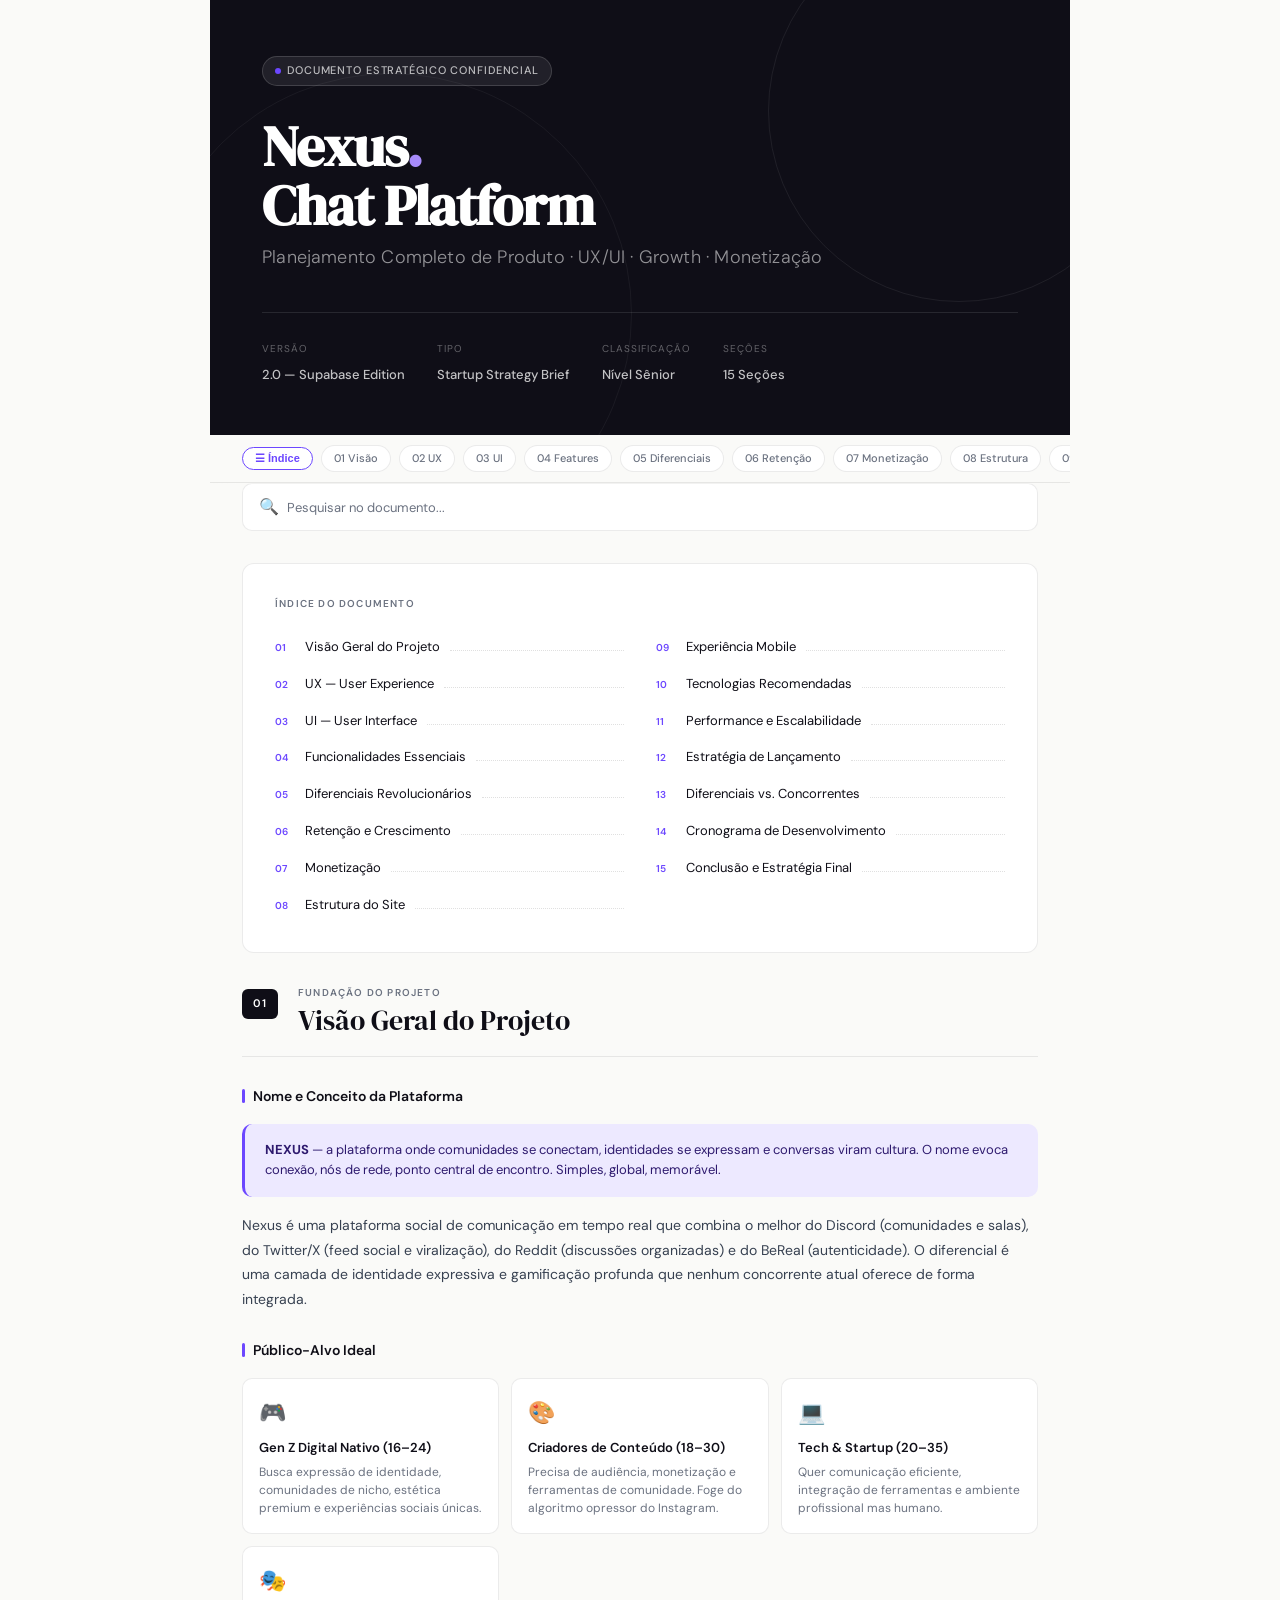
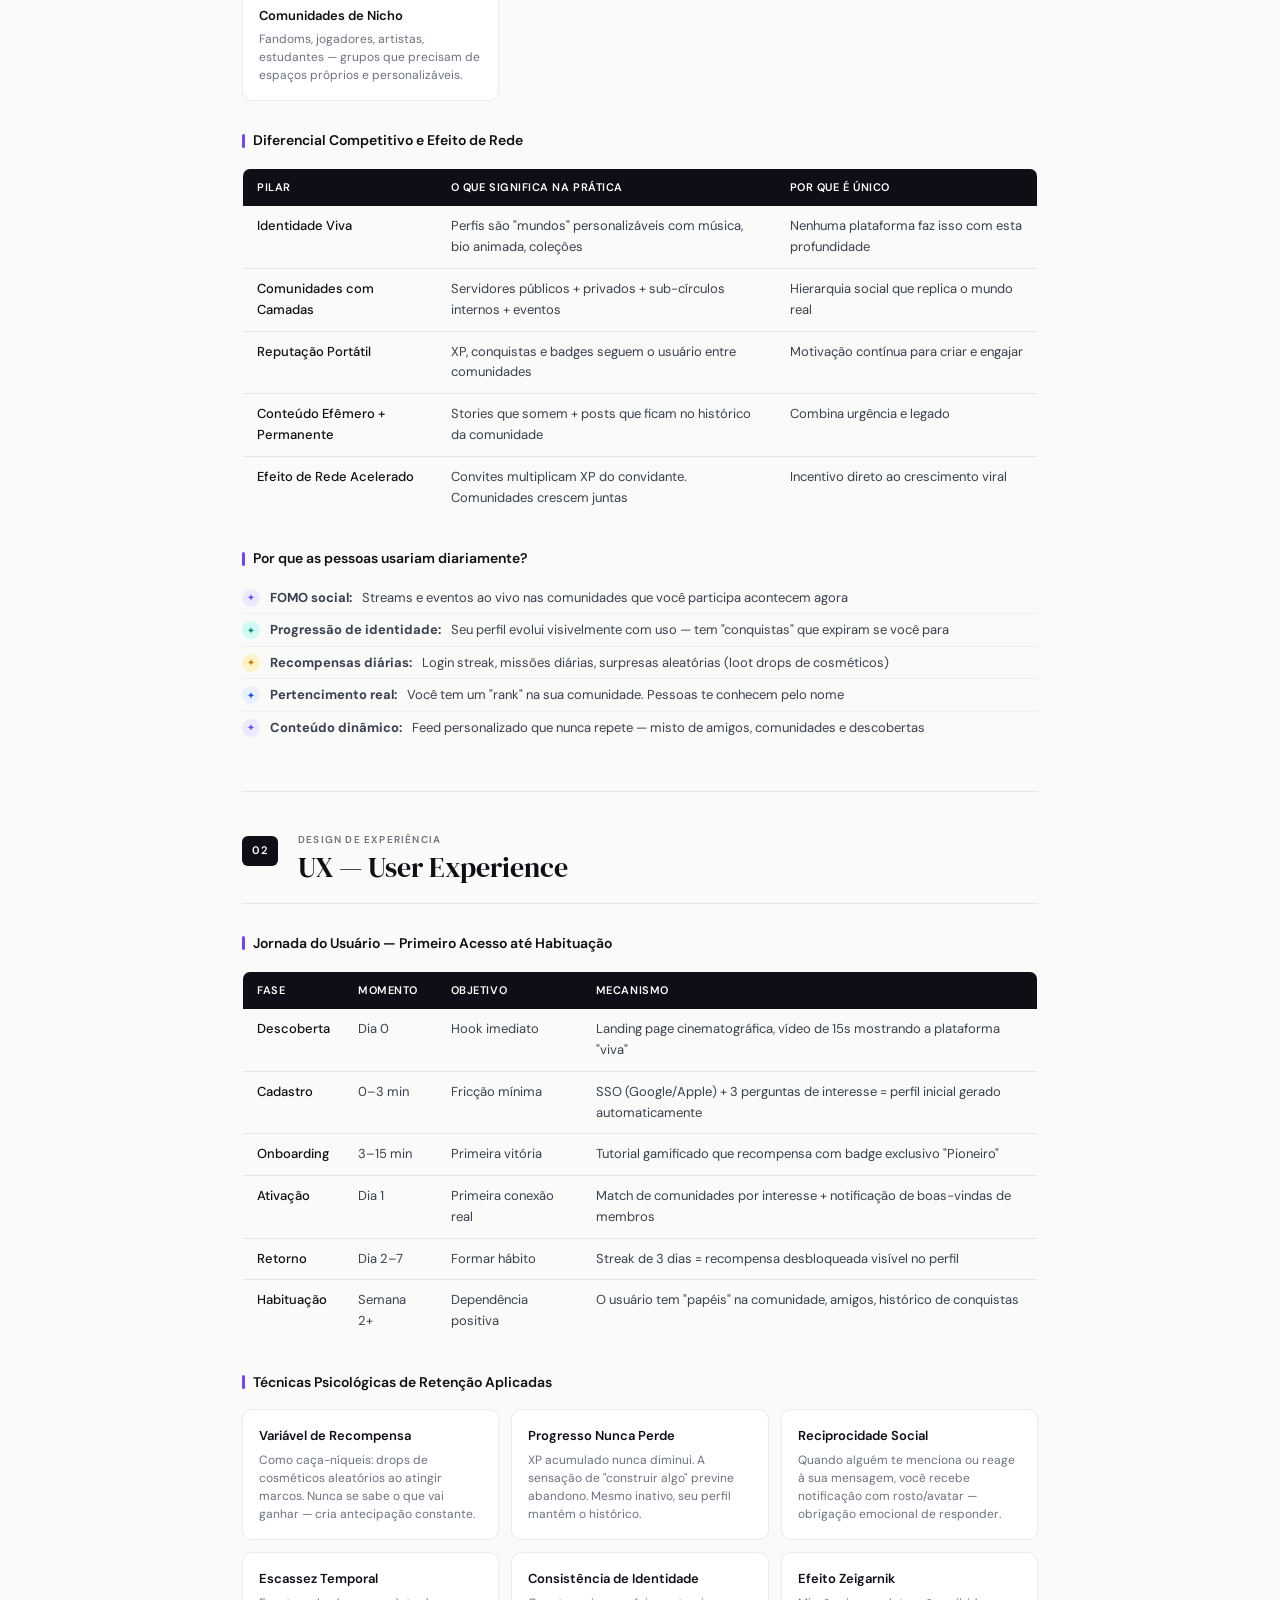
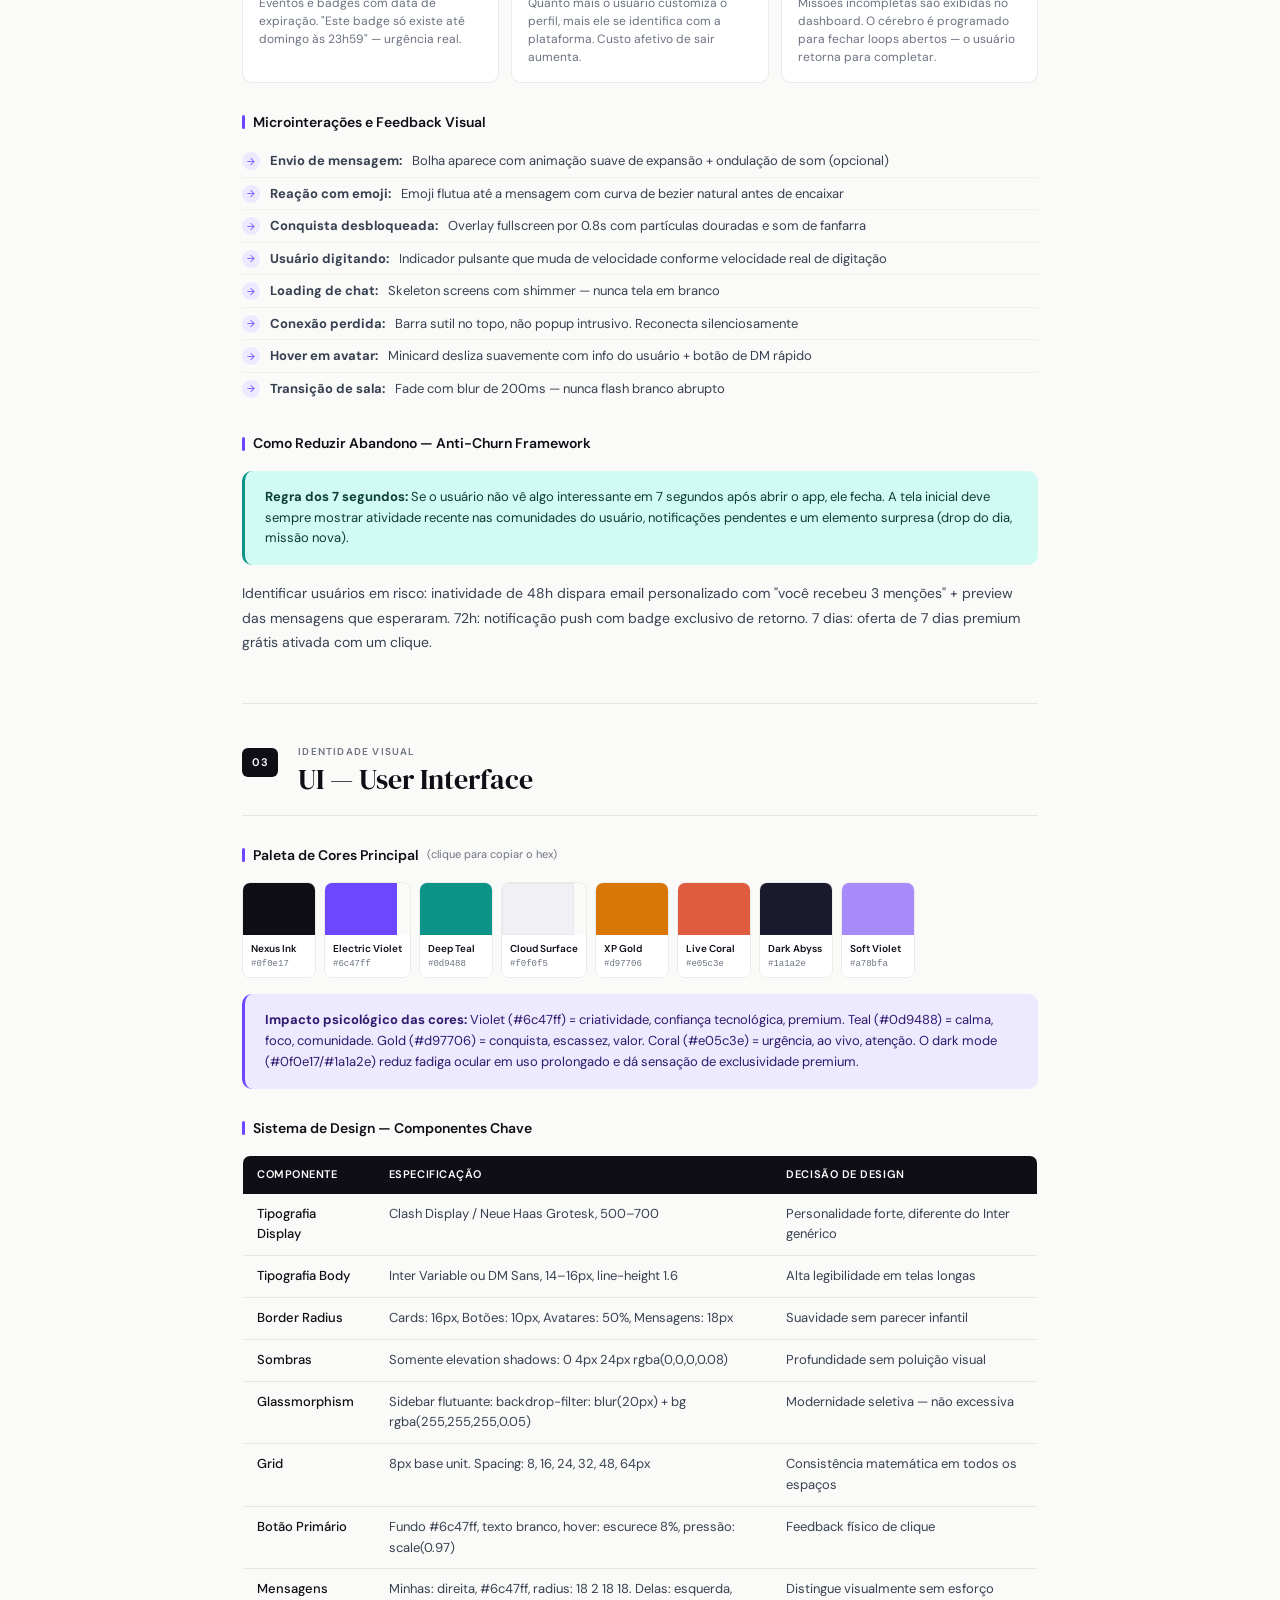
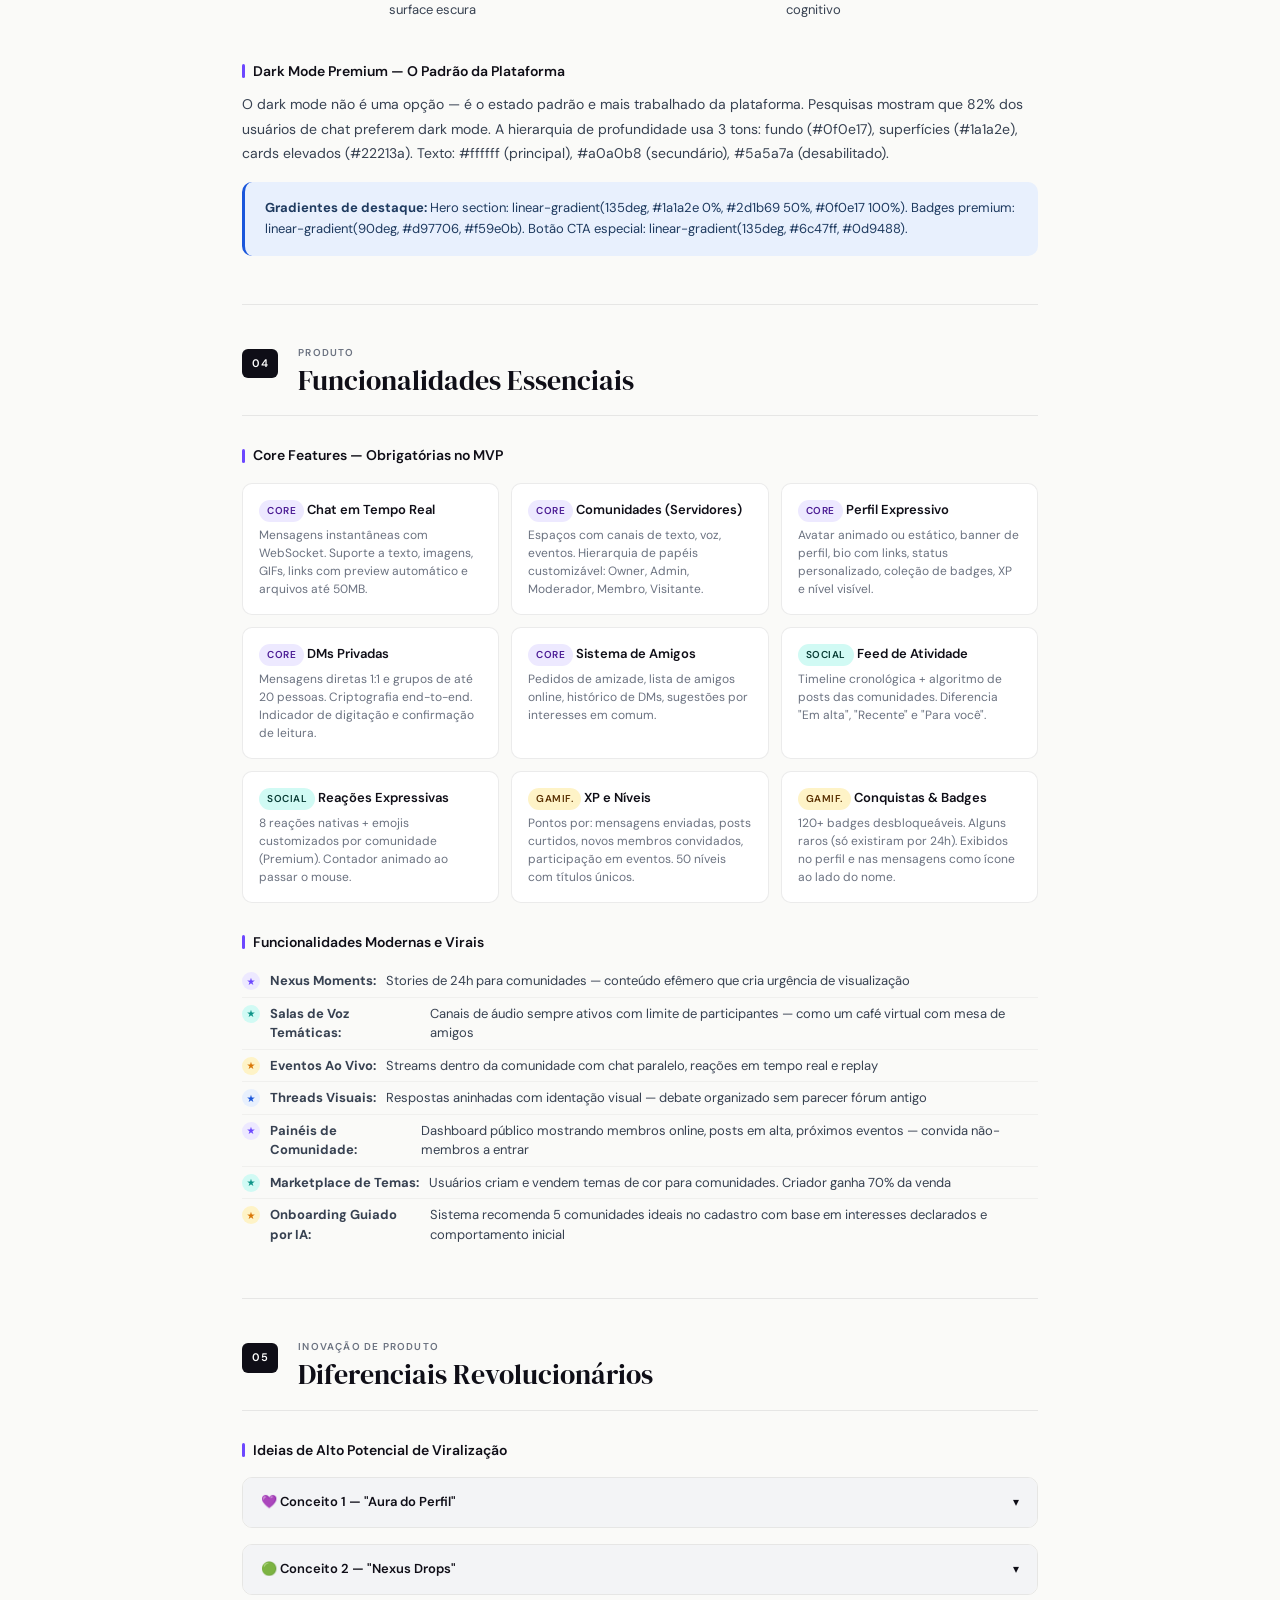
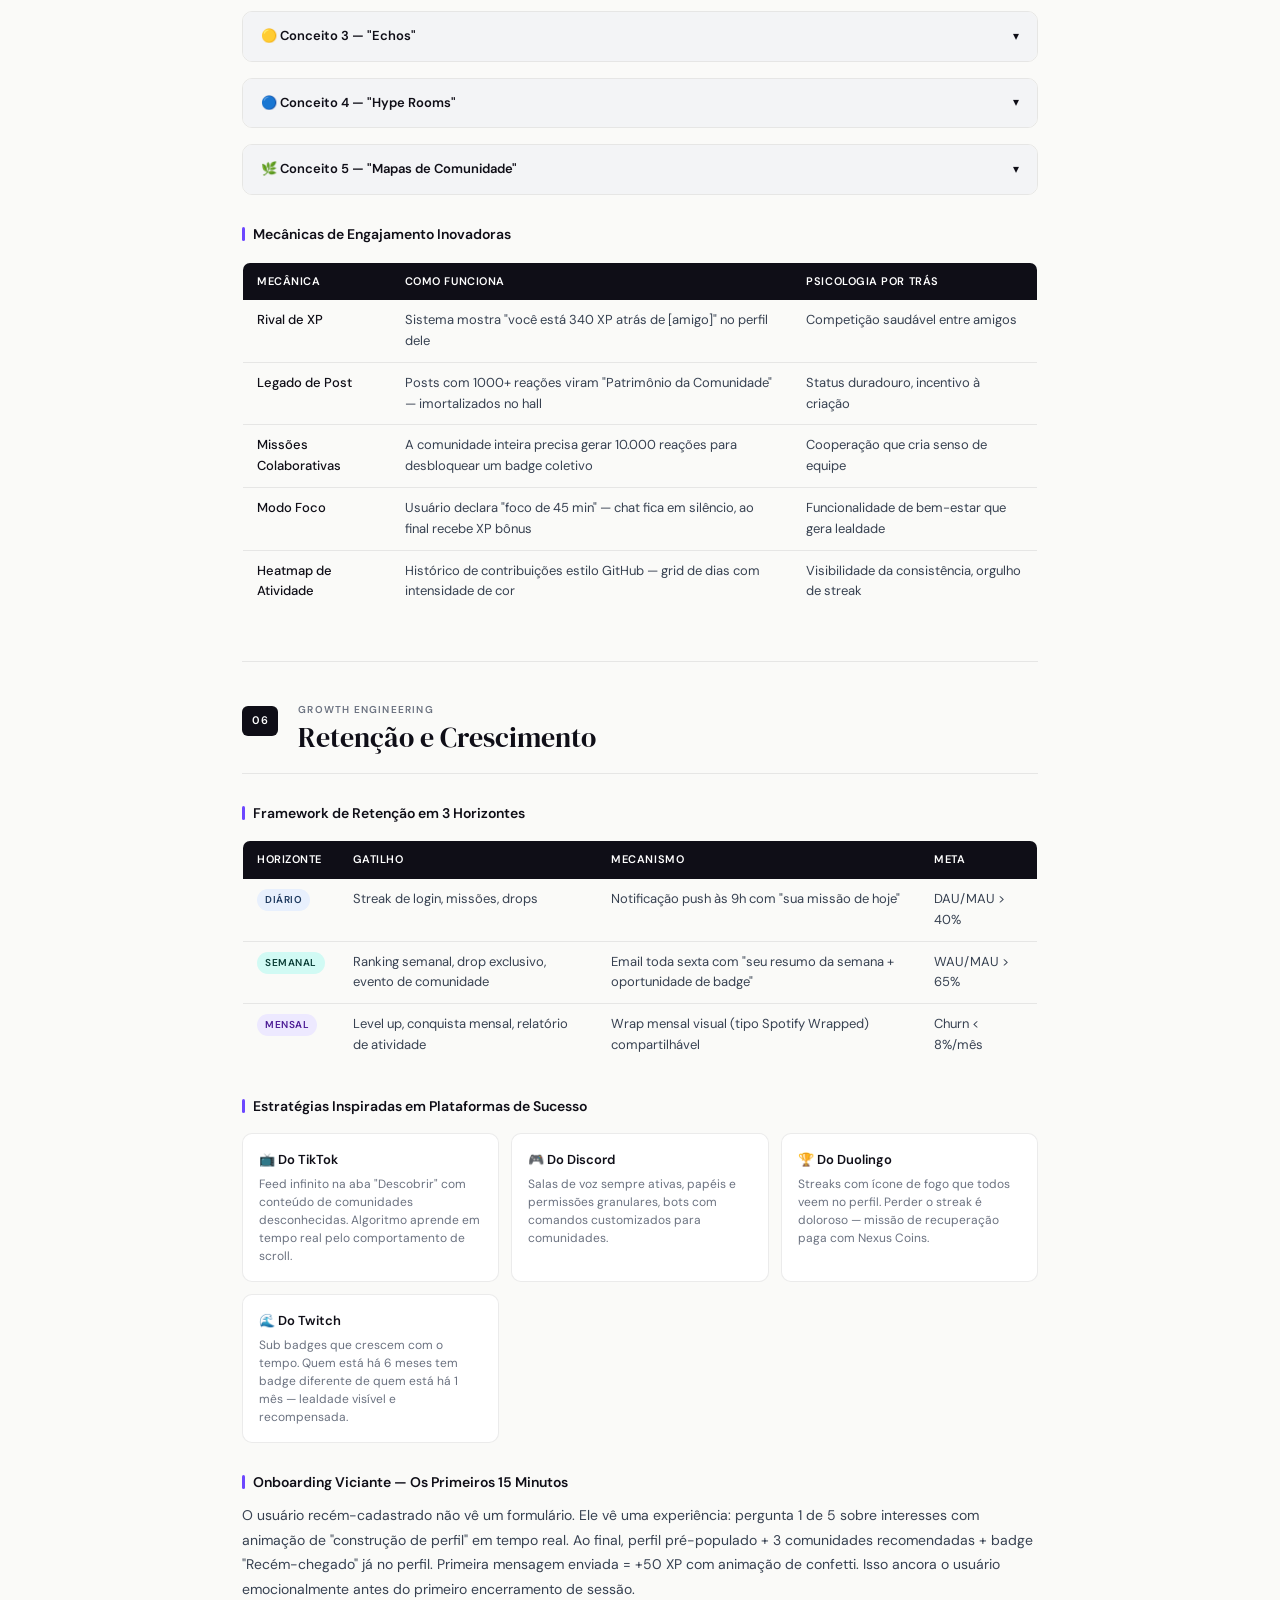
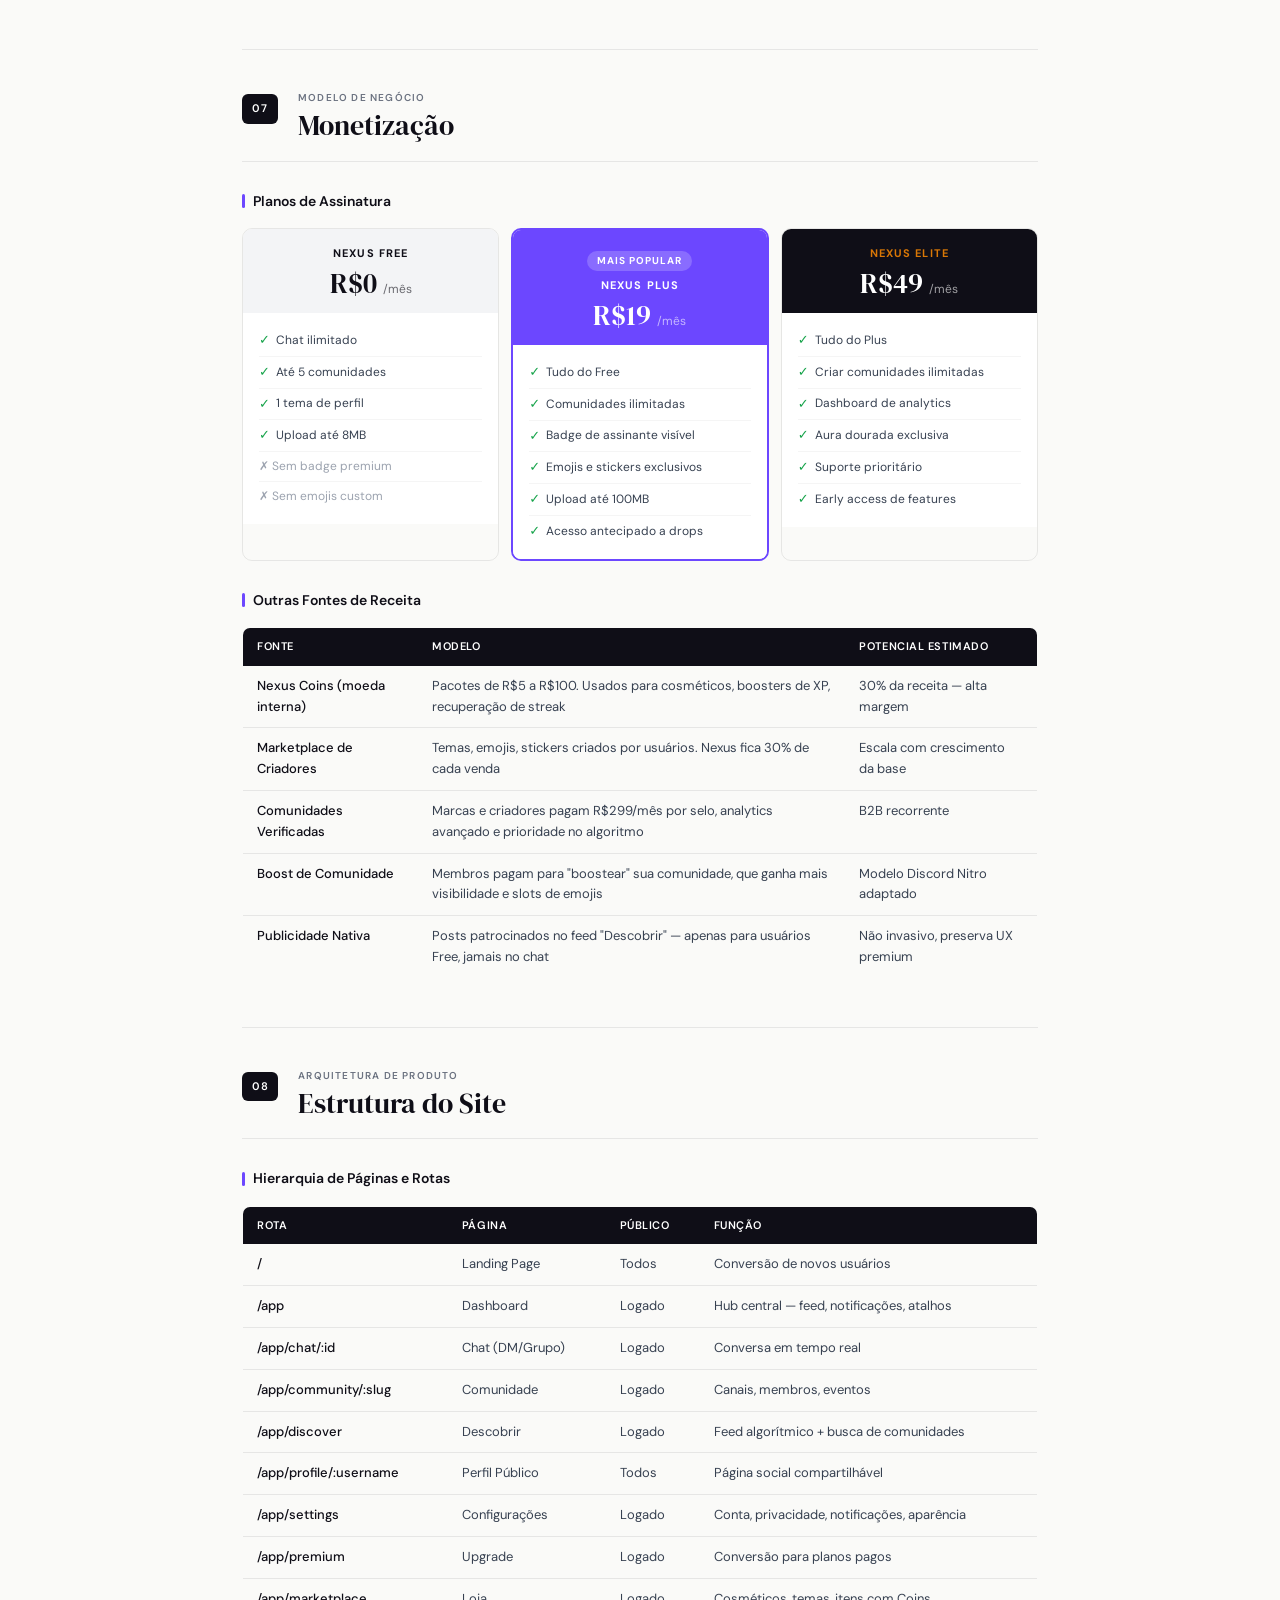
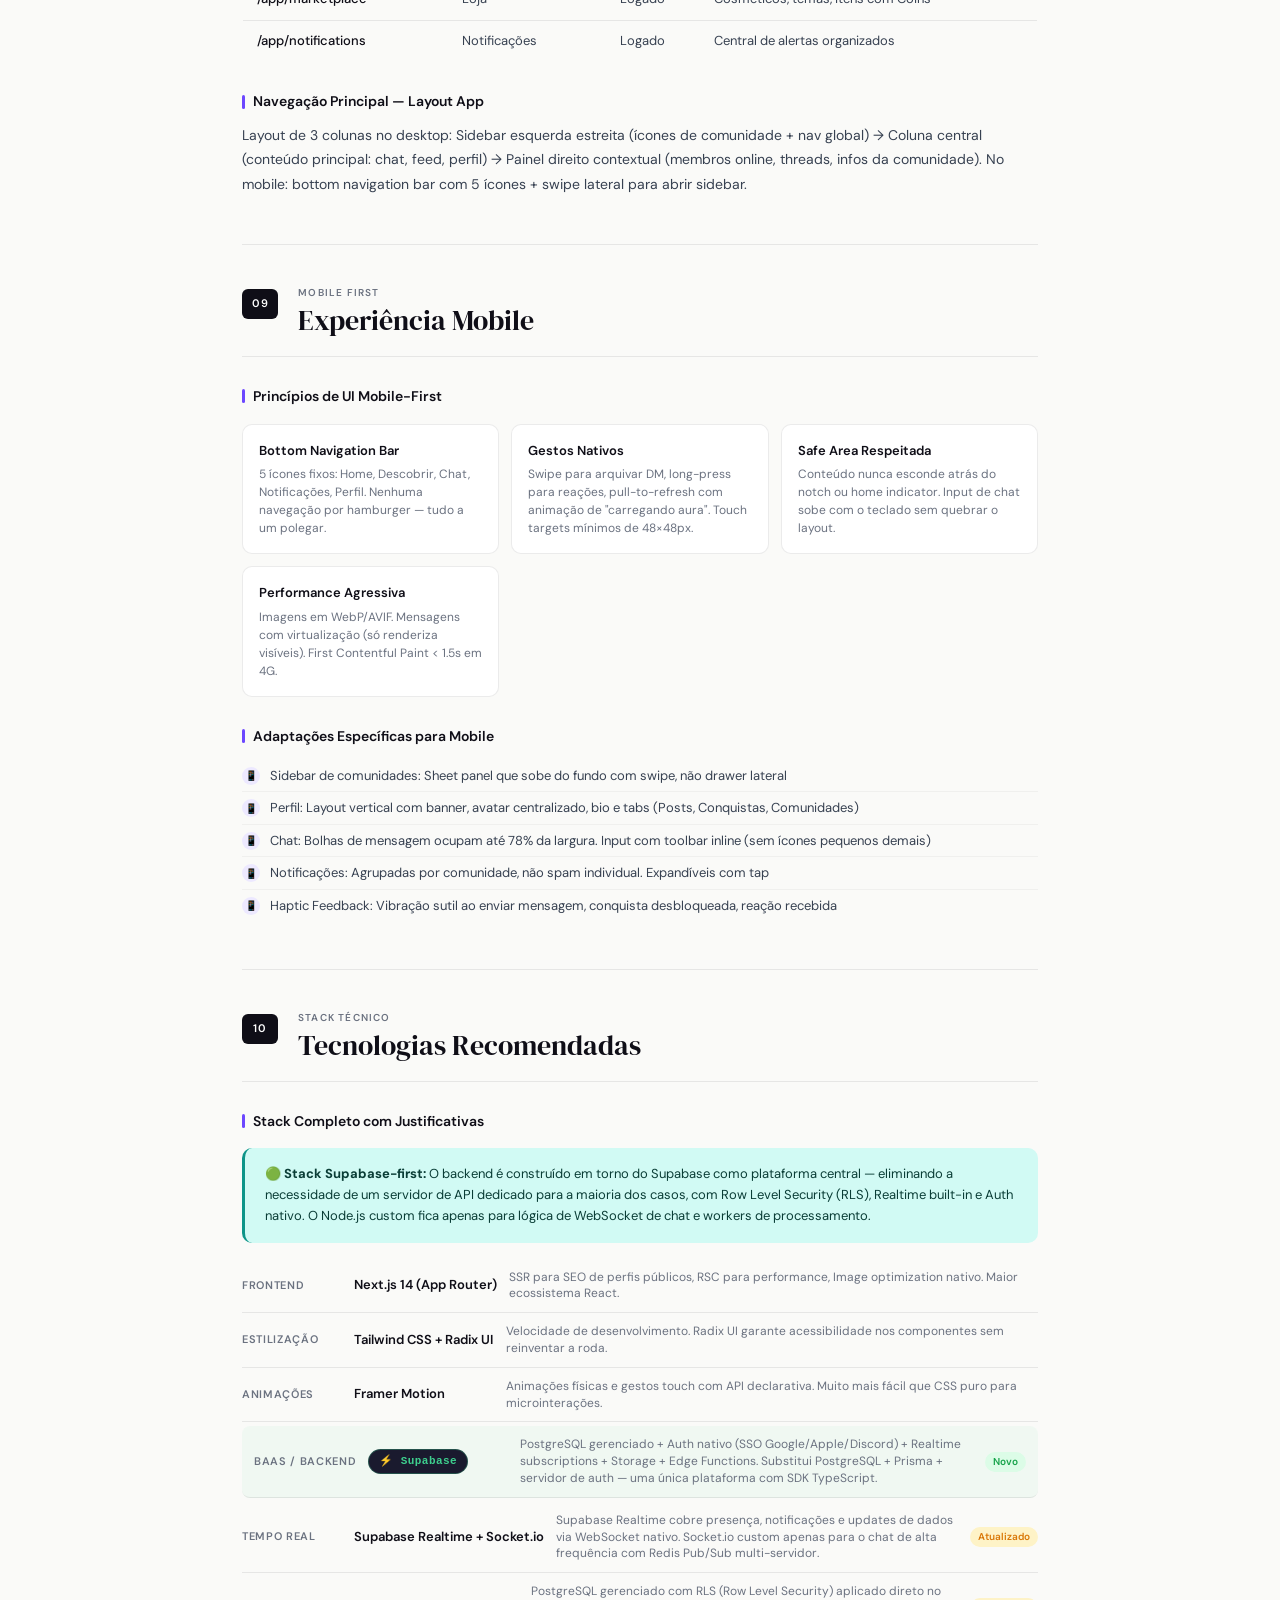
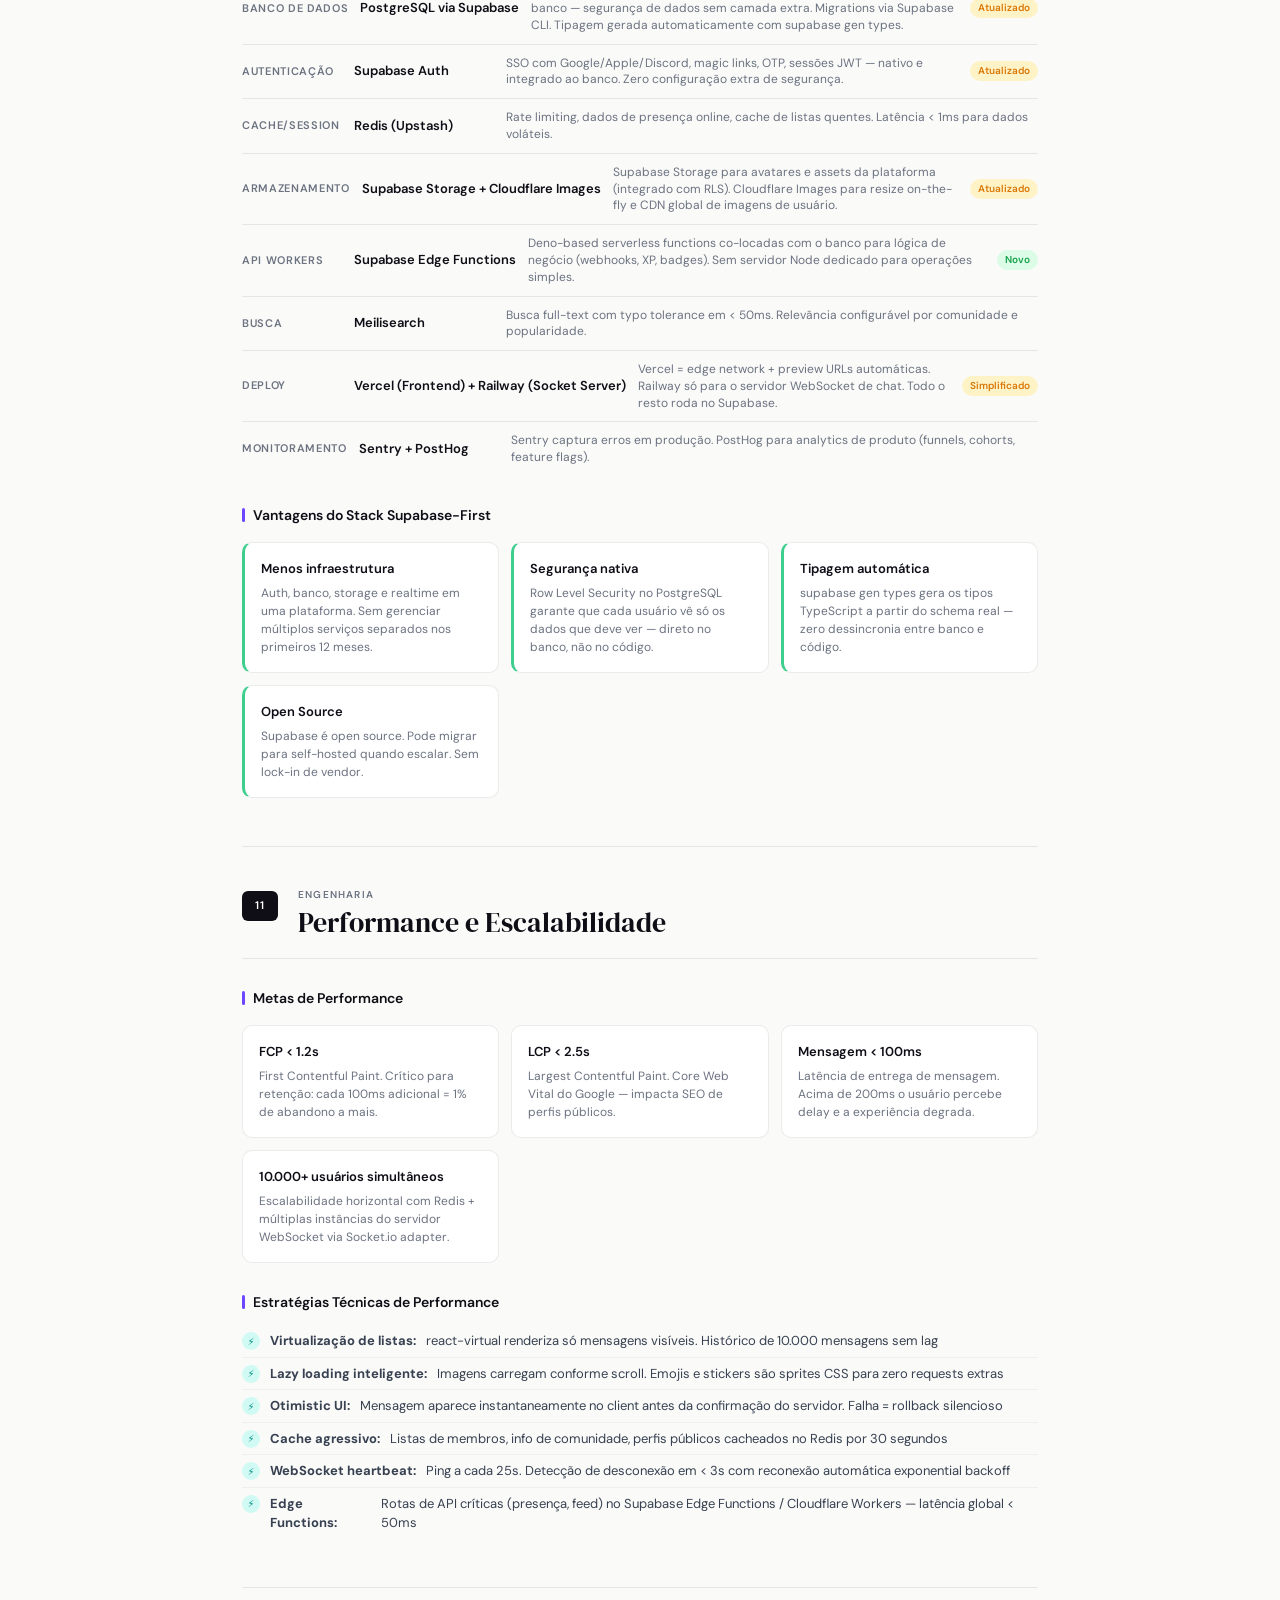
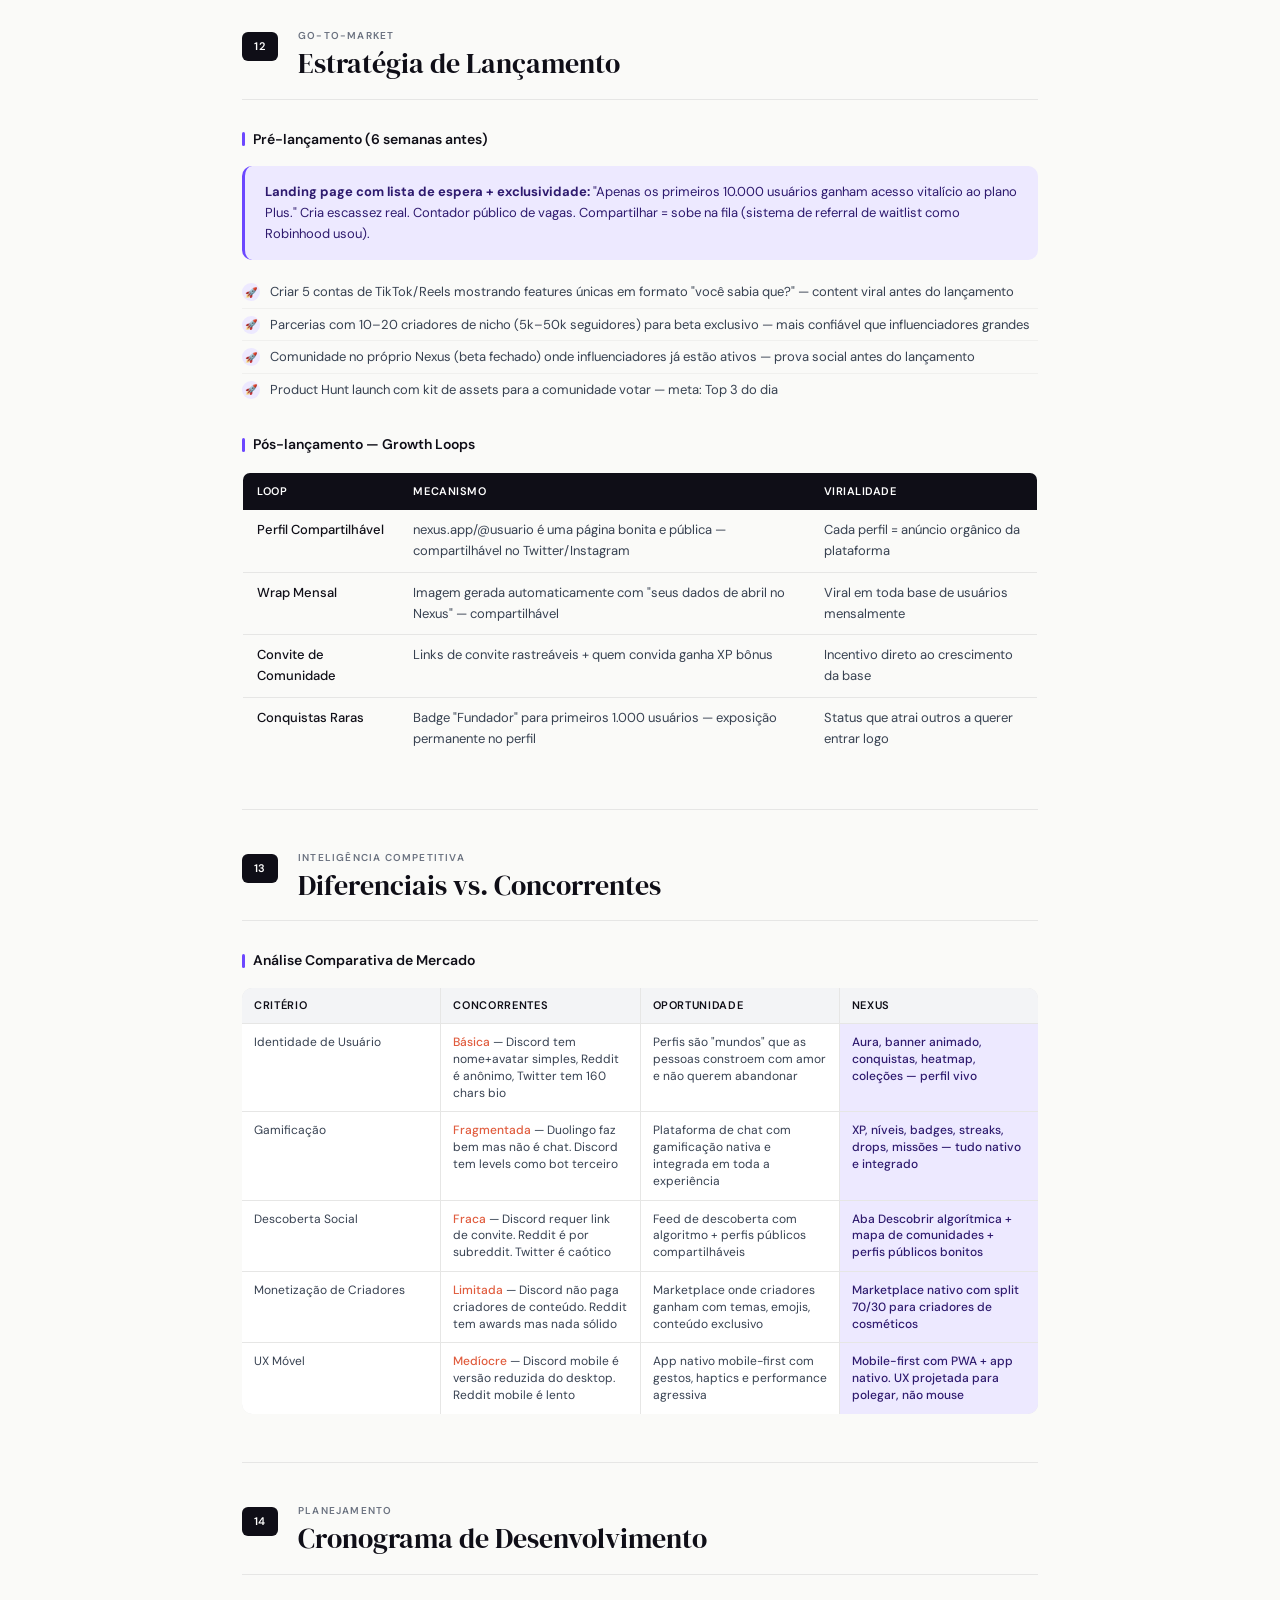
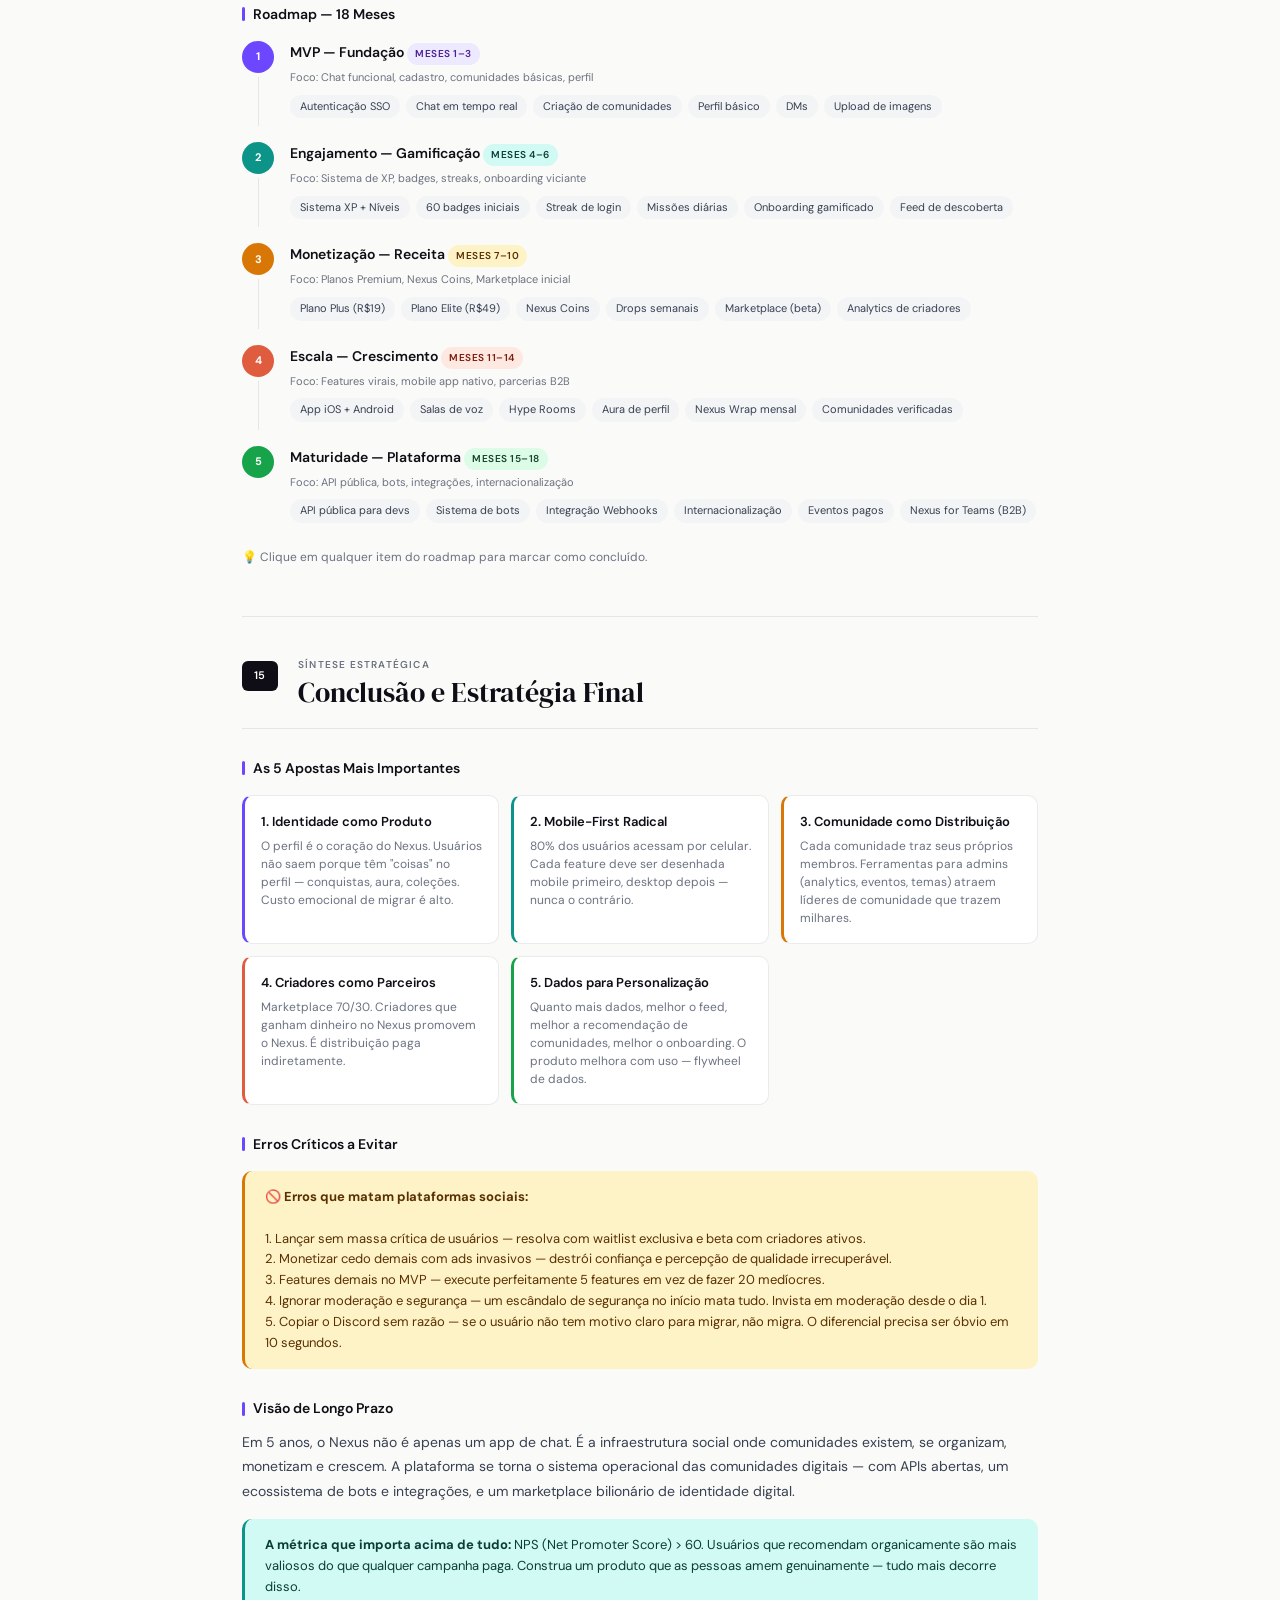
<file: index.html>
<!DOCTYPE html>
<html lang="pt-BR">
<head>
<meta charset="UTF-8">
<meta name="viewport" content="width=device-width, initial-scale=1.0">
<title>Nexus · Planejamento Estratégico</title>
<link href="https://fonts.googleapis.com/css2?family=DM+Serif+Display:ital@0;1&family=DM+Sans:ital,opsz,wght@0,9..40,300;0,9..40,400;0,9..40,500;0,9..40,600;1,9..40,300&display=swap" rel="stylesheet">
<link rel="stylesheet" href="./style.css">
</head>
<body>

<div id="reading-progress"></div>
<div id="sidebar-overlay"></div>

<!-- SIDEBAR -->
<nav id="sidebar">
  <div id="sidebar-logo">Nexus<span>·</span></div>
  <a class="sidebar-item" href="#sec1"><span class="sidebar-num">01</span> Visão Geral</a>
  <a class="sidebar-item" href="#sec2"><span class="sidebar-num">02</span> UX</a>
  <a class="sidebar-item" href="#sec3"><span class="sidebar-num">03</span> UI</a>
  <a class="sidebar-item" href="#sec4"><span class="sidebar-num">04</span> Funcionalidades</a>
  <a class="sidebar-item" href="#sec5"><span class="sidebar-num">05</span> Diferenciais</a>
  <a class="sidebar-item" href="#sec6"><span class="sidebar-num">06</span> Retenção</a>
  <a class="sidebar-item" href="#sec7"><span class="sidebar-num">07</span> Monetização</a>
  <a class="sidebar-item" href="#sec8"><span class="sidebar-num">08</span> Estrutura</a>
  <a class="sidebar-item" href="#sec9"><span class="sidebar-num">09</span> Mobile</a>
  <a class="sidebar-item" href="#sec10"><span class="sidebar-num">10</span> Tecnologias</a>
  <a class="sidebar-item" href="#sec11"><span class="sidebar-num">11</span> Performance</a>
  <a class="sidebar-item" href="#sec12"><span class="sidebar-num">12</span> Lançamento</a>
  <a class="sidebar-item" href="#sec13"><span class="sidebar-num">13</span> Concorrentes</a>
  <a class="sidebar-item" href="#sec14"><span class="sidebar-num">14</span> Roadmap</a>
  <a class="sidebar-item" href="#sec15"><span class="sidebar-num">15</span> Conclusão</a>
</nav>

<div class="doc-root">

<!-- COVER -->
<div class="cover">
  <div class="cover-badge"><span class="cover-dot"></span> Documento Estratégico Confidencial</div>
  <h1>Nexus<span>.</span><br>Chat Platform</h1>
  <div class="cover-sub">Planejamento Completo de Produto · UX/UI · Growth · Monetização</div>
  <div class="cover-meta">
    <div class="cover-meta-item"><label>Versão</label><span>2.0 — Supabase Edition</span></div>
    <div class="cover-meta-item"><label>Tipo</label><span>Startup Strategy Brief</span></div>
    <div class="cover-meta-item"><label>Classificação</label><span>Nível Sênior</span></div>
    <div class="cover-meta-item"><label>Seções</label><span>15 Seções</span></div>
  </div>
</div>

<!-- STICKY NAV -->
<div class="sticky-nav">
  <button id="menu-btn">☰ Índice</button>
  <a class="nav-pill" href="#sec1">01 Visão</a>
  <a class="nav-pill" href="#sec2">02 UX</a>
  <a class="nav-pill" href="#sec3">03 UI</a>
  <a class="nav-pill" href="#sec4">04 Features</a>
  <a class="nav-pill" href="#sec5">05 Diferenciais</a>
  <a class="nav-pill" href="#sec6">06 Retenção</a>
  <a class="nav-pill" href="#sec7">07 Monetização</a>
  <a class="nav-pill" href="#sec8">08 Estrutura</a>
  <a class="nav-pill" href="#sec9">09 Mobile</a>
  <a class="nav-pill" href="#sec10">10 Tech</a>
  <a class="nav-pill" href="#sec11">11 Performance</a>
  <a class="nav-pill" href="#sec12">12 Lançamento</a>
  <a class="nav-pill" href="#sec13">13 Concorrentes</a>
  <a class="nav-pill" href="#sec14">14 Roadmap</a>
  <a class="nav-pill" href="#sec15">15 Conclusão</a>
</div>

<!-- SEARCH -->
<div id="doc-search-bar">
  <span>🔍</span>
  <input type="text" id="doc-search" placeholder="Pesquisar no documento...">
  <span id="search-count" style="font-size:11px;color:var(--nexus-gray);"></span>
</div>

<!-- TOC -->
<div class="toc">
  <div class="toc-title">Índice do Documento</div>
  <div class="toc-grid">
    <a class="toc-item" href="#sec1"><span class="toc-num">01</span> Visão Geral do Projeto<span class="toc-dots"></span></a>
    <a class="toc-item" href="#sec9"><span class="toc-num">09</span> Experiência Mobile<span class="toc-dots"></span></a>
    <a class="toc-item" href="#sec2"><span class="toc-num">02</span> UX — User Experience<span class="toc-dots"></span></a>
    <a class="toc-item" href="#sec10"><span class="toc-num">10</span> Tecnologias Recomendadas<span class="toc-dots"></span></a>
    <a class="toc-item" href="#sec3"><span class="toc-num">03</span> UI — User Interface<span class="toc-dots"></span></a>
    <a class="toc-item" href="#sec11"><span class="toc-num">11</span> Performance e Escalabilidade<span class="toc-dots"></span></a>
    <a class="toc-item" href="#sec4"><span class="toc-num">04</span> Funcionalidades Essenciais<span class="toc-dots"></span></a>
    <a class="toc-item" href="#sec12"><span class="toc-num">12</span> Estratégia de Lançamento<span class="toc-dots"></span></a>
    <a class="toc-item" href="#sec5"><span class="toc-num">05</span> Diferenciais Revolucionários<span class="toc-dots"></span></a>
    <a class="toc-item" href="#sec13"><span class="toc-num">13</span> Diferenciais vs. Concorrentes<span class="toc-dots"></span></a>
    <a class="toc-item" href="#sec6"><span class="toc-num">06</span> Retenção e Crescimento<span class="toc-dots"></span></a>
    <a class="toc-item" href="#sec14"><span class="toc-num">14</span> Cronograma de Desenvolvimento<span class="toc-dots"></span></a>
    <a class="toc-item" href="#sec7"><span class="toc-num">07</span> Monetização<span class="toc-dots"></span></a>
    <a class="toc-item" href="#sec15"><span class="toc-num">15</span> Conclusão e Estratégia Final<span class="toc-dots"></span></a>
    <a class="toc-item" href="#sec8"><span class="toc-num">08</span> Estrutura do Site<span class="toc-dots"></span></a>
  </div>
</div>

<!-- ============================== -->
<!-- SECTION 1 -->
<!-- ============================== -->
<div class="section section-anchor" id="sec1">
  <div class="section-header">
    <div class="section-num-block">01</div>
    <div class="section-title-group">
      <div class="section-eyebrow">Fundação do Projeto</div>
      <div class="section-title">Visão Geral do Projeto</div>
    </div>
  </div>

  <div class="subsection">
    <div class="subsection-title">Nome e Conceito da Plataforma</div>
    <div class="highlight highlight-violet">
      <strong>NEXUS</strong> — a plataforma onde comunidades se conectam, identidades se expressam e conversas viram cultura. O nome evoca conexão, nós de rede, ponto central de encontro. Simples, global, memorável.
    </div>
    <p>Nexus é uma plataforma social de comunicação em tempo real que combina o melhor do Discord (comunidades e salas), do Twitter/X (feed social e viralização), do Reddit (discussões organizadas) e do BeReal (autenticidade). O diferencial é uma camada de identidade expressiva e gamificação profunda que nenhum concorrente atual oferece de forma integrada.</p>
  </div>

  <div class="subsection">
    <div class="subsection-title">Público-Alvo Ideal</div>
    <div class="card-grid">
      <div class="card"><div class="card-icon">🎮</div><div class="card-title">Gen Z Digital Nativo (16–24)</div><div class="card-desc">Busca expressão de identidade, comunidades de nicho, estética premium e experiências sociais únicas.</div></div>
      <div class="card"><div class="card-icon">🎨</div><div class="card-title">Criadores de Conteúdo (18–30)</div><div class="card-desc">Precisa de audiência, monetização e ferramentas de comunidade. Foge do algoritmo opressor do Instagram.</div></div>
      <div class="card"><div class="card-icon">💻</div><div class="card-title">Tech & Startup (20–35)</div><div class="card-desc">Quer comunicação eficiente, integração de ferramentas e ambiente profissional mas humano.</div></div>
      <div class="card"><div class="card-icon">🎭</div><div class="card-title">Comunidades de Nicho</div><div class="card-desc">Fandoms, jogadores, artistas, estudantes — grupos que precisam de espaços próprios e personalizáveis.</div></div>
    </div>
  </div>

  <div class="subsection">
    <div class="subsection-title">Diferencial Competitivo e Efeito de Rede</div>
    <table class="doc-table">
      <thead><tr><th>Pilar</th><th>O que significa na prática</th><th>Por que é único</th></tr></thead>
      <tbody>
        <tr><td>Identidade Viva</td><td>Perfis são "mundos" personalizáveis com música, bio animada, coleções</td><td>Nenhuma plataforma faz isso com esta profundidade</td></tr>
        <tr><td>Comunidades com Camadas</td><td>Servidores públicos + privados + sub-círculos internos + eventos</td><td>Hierarquia social que replica o mundo real</td></tr>
        <tr><td>Reputação Portátil</td><td>XP, conquistas e badges seguem o usuário entre comunidades</td><td>Motivação contínua para criar e engajar</td></tr>
        <tr><td>Conteúdo Efêmero + Permanente</td><td>Stories que somem + posts que ficam no histórico da comunidade</td><td>Combina urgência e legado</td></tr>
        <tr><td>Efeito de Rede Acelerado</td><td>Convites multiplicam XP do convidante. Comunidades crescem juntas</td><td>Incentivo direto ao crescimento viral</td></tr>
      </tbody>
    </table>
  </div>

  <div class="subsection">
    <div class="subsection-title">Por que as pessoas usariam diariamente?</div>
    <ul class="feature-list">
      <li><span class="fl-dot fl-dot-violet">✦</span><strong>FOMO social:</strong> Streams e eventos ao vivo nas comunidades que você participa acontecem agora</li>
      <li><span class="fl-dot fl-dot-teal">✦</span><strong>Progressão de identidade:</strong> Seu perfil evolui visivelmente com uso — tem "conquistas" que expiram se você para</li>
      <li><span class="fl-dot fl-dot-amber">✦</span><strong>Recompensas diárias:</strong> Login streak, missões diárias, surpresas aleatórias (loot drops de cosméticos)</li>
      <li><span class="fl-dot fl-dot-blue">✦</span><strong>Pertencimento real:</strong> Você tem um "rank" na sua comunidade. Pessoas te conhecem pelo nome</li>
      <li><span class="fl-dot fl-dot-violet">✦</span><strong>Conteúdo dinâmico:</strong> Feed personalizado que nunca repete — misto de amigos, comunidades e descobertas</li>
    </ul>
  </div>
</div>

<div class="doc-divider"></div>

<!-- SECTION 2 -->
<div class="section section-anchor" id="sec2">
  <div class="section-header">
    <div class="section-num-block">02</div>
    <div class="section-title-group">
      <div class="section-eyebrow">Design de Experiência</div>
      <div class="section-title">UX — User Experience</div>
    </div>
  </div>

  <div class="subsection">
    <div class="subsection-title">Jornada do Usuário — Primeiro Acesso até Habituação</div>
    <table class="doc-table">
      <thead><tr><th>Fase</th><th>Momento</th><th>Objetivo</th><th>Mecanismo</th></tr></thead>
      <tbody>
        <tr><td>Descoberta</td><td>Dia 0</td><td>Hook imediato</td><td>Landing page cinematográfica, vídeo de 15s mostrando a plataforma "viva"</td></tr>
        <tr><td>Cadastro</td><td>0–3 min</td><td>Fricção mínima</td><td>SSO (Google/Apple) + 3 perguntas de interesse = perfil inicial gerado automaticamente</td></tr>
        <tr><td>Onboarding</td><td>3–15 min</td><td>Primeira vitória</td><td>Tutorial gamificado que recompensa com badge exclusivo "Pioneiro"</td></tr>
        <tr><td>Ativação</td><td>Dia 1</td><td>Primeira conexão real</td><td>Match de comunidades por interesse + notificação de boas-vindas de membros</td></tr>
        <tr><td>Retorno</td><td>Dia 2–7</td><td>Formar hábito</td><td>Streak de 3 dias = recompensa desbloqueada visível no perfil</td></tr>
        <tr><td>Habituação</td><td>Semana 2+</td><td>Dependência positiva</td><td>O usuário tem "papéis" na comunidade, amigos, histórico de conquistas</td></tr>
      </tbody>
    </table>
  </div>

  <div class="subsection">
    <div class="subsection-title">Técnicas Psicológicas de Retenção Aplicadas</div>
    <div class="card-grid">
      <div class="card"><div class="card-title">Variável de Recompensa</div><div class="card-desc">Como caça-níqueis: drops de cosméticos aleatórios ao atingir marcos. Nunca se sabe o que vai ganhar — cria antecipação constante.</div></div>
      <div class="card"><div class="card-title">Progresso Nunca Perde</div><div class="card-desc">XP acumulado nunca diminui. A sensação de "construir algo" previne abandono. Mesmo inativo, seu perfil mantém o histórico.</div></div>
      <div class="card"><div class="card-title">Reciprocidade Social</div><div class="card-desc">Quando alguém te menciona ou reage à sua mensagem, você recebe notificação com rosto/avatar — obrigação emocional de responder.</div></div>
      <div class="card"><div class="card-title">Escassez Temporal</div><div class="card-desc">Eventos e badges com data de expiração. "Este badge só existe até domingo às 23h59" — urgência real.</div></div>
      <div class="card"><div class="card-title">Consistência de Identidade</div><div class="card-desc">Quanto mais o usuário customiza o perfil, mais ele se identifica com a plataforma. Custo afetivo de sair aumenta.</div></div>
      <div class="card"><div class="card-title">Efeito Zeigarnik</div><div class="card-desc">Missões incompletas são exibidas no dashboard. O cérebro é programado para fechar loops abertos — o usuário retorna para completar.</div></div>
    </div>
  </div>

  <div class="subsection">
    <div class="subsection-title">Microinterações e Feedback Visual</div>
    <ul class="feature-list">
      <li><span class="fl-dot fl-dot-violet">→</span><strong>Envio de mensagem:</strong> Bolha aparece com animação suave de expansão + ondulação de som (opcional)</li>
      <li><span class="fl-dot fl-dot-violet">→</span><strong>Reação com emoji:</strong> Emoji flutua até a mensagem com curva de bezier natural antes de encaixar</li>
      <li><span class="fl-dot fl-dot-violet">→</span><strong>Conquista desbloqueada:</strong> Overlay fullscreen por 0.8s com partículas douradas e som de fanfarra</li>
      <li><span class="fl-dot fl-dot-violet">→</span><strong>Usuário digitando:</strong> Indicador pulsante que muda de velocidade conforme velocidade real de digitação</li>
      <li><span class="fl-dot fl-dot-violet">→</span><strong>Loading de chat:</strong> Skeleton screens com shimmer — nunca tela em branco</li>
      <li><span class="fl-dot fl-dot-violet">→</span><strong>Conexão perdida:</strong> Barra sutil no topo, não popup intrusivo. Reconecta silenciosamente</li>
      <li><span class="fl-dot fl-dot-violet">→</span><strong>Hover em avatar:</strong> Minicard desliza suavemente com info do usuário + botão de DM rápido</li>
      <li><span class="fl-dot fl-dot-violet">→</span><strong>Transição de sala:</strong> Fade com blur de 200ms — nunca flash branco abrupto</li>
    </ul>
  </div>

  <div class="subsection">
    <div class="subsection-title">Como Reduzir Abandono — Anti-Churn Framework</div>
    <div class="highlight highlight-teal">
      <strong>Regra dos 7 segundos:</strong> Se o usuário não vê algo interessante em 7 segundos após abrir o app, ele fecha. A tela inicial deve sempre mostrar atividade recente nas comunidades do usuário, notificações pendentes e um elemento surpresa (drop do dia, missão nova).
    </div>
    <p>Identificar usuários em risco: inatividade de 48h dispara email personalizado com "você recebeu 3 menções" + preview das mensagens que esperaram. 72h: notificação push com badge exclusivo de retorno. 7 dias: oferta de 7 dias premium grátis ativada com um clique.</p>
  </div>
</div>

<div class="doc-divider"></div>

<!-- SECTION 3 -->
<div class="section section-anchor" id="sec3">
  <div class="section-header">
    <div class="section-num-block">03</div>
    <div class="section-title-group">
      <div class="section-eyebrow">Identidade Visual</div>
      <div class="section-title">UI — User Interface</div>
    </div>
  </div>

  <div class="subsection">
    <div class="subsection-title">Paleta de Cores Principal <span style="font-size:11px;font-weight:400;color:var(--nexus-gray)">(clique para copiar o hex)</span></div>
    <div class="palette">
      <div class="swatch" onclick="copyHex('#0f0e17')"><div class="swatch-color" style="background:#0f0e17;"></div><div class="swatch-info"><div class="swatch-name">Nexus Ink</div><div class="swatch-hex">#0f0e17</div></div></div>
      <div class="swatch" onclick="copyHex('#6c47ff')"><div class="swatch-color" style="background:#6c47ff;"></div><div class="swatch-info"><div class="swatch-name">Electric Violet</div><div class="swatch-hex">#6c47ff</div></div></div>
      <div class="swatch" onclick="copyHex('#0d9488')"><div class="swatch-color" style="background:#0d9488;"></div><div class="swatch-info"><div class="swatch-name">Deep Teal</div><div class="swatch-hex">#0d9488</div></div></div>
      <div class="swatch" onclick="copyHex('#f0f0f5')"><div class="swatch-color" style="background:#f0f0f5;border:1px solid #e5e7eb;"></div><div class="swatch-info"><div class="swatch-name">Cloud Surface</div><div class="swatch-hex">#f0f0f5</div></div></div>
      <div class="swatch" onclick="copyHex('#d97706')"><div class="swatch-color" style="background:#d97706;"></div><div class="swatch-info"><div class="swatch-name">XP Gold</div><div class="swatch-hex">#d97706</div></div></div>
      <div class="swatch" onclick="copyHex('#e05c3e')"><div class="swatch-color" style="background:#e05c3e;"></div><div class="swatch-info"><div class="swatch-name">Live Coral</div><div class="swatch-hex">#e05c3e</div></div></div>
      <div class="swatch" onclick="copyHex('#1a1a2e')"><div class="swatch-color" style="background:#1a1a2e;"></div><div class="swatch-info"><div class="swatch-name">Dark Abyss</div><div class="swatch-hex">#1a1a2e</div></div></div>
      <div class="swatch" onclick="copyHex('#a78bfa')"><div class="swatch-color" style="background:#a78bfa;"></div><div class="swatch-info"><div class="swatch-name">Soft Violet</div><div class="swatch-hex">#a78bfa</div></div></div>
    </div>
    <div class="highlight highlight-violet">
      <strong>Impacto psicológico das cores:</strong> Violet (#6c47ff) = criatividade, confiança tecnológica, premium. Teal (#0d9488) = calma, foco, comunidade. Gold (#d97706) = conquista, escassez, valor. Coral (#e05c3e) = urgência, ao vivo, atenção. O dark mode (#0f0e17/#1a1a2e) reduz fadiga ocular em uso prolongado e dá sensação de exclusividade premium.
    </div>
  </div>

  <div class="subsection">
    <div class="subsection-title">Sistema de Design — Componentes Chave</div>
    <table class="doc-table">
      <thead><tr><th>Componente</th><th>Especificação</th><th>Decisão de Design</th></tr></thead>
      <tbody>
        <tr><td>Tipografia Display</td><td>Clash Display / Neue Haas Grotesk, 500–700</td><td>Personalidade forte, diferente do Inter genérico</td></tr>
        <tr><td>Tipografia Body</td><td>Inter Variable ou DM Sans, 14–16px, line-height 1.6</td><td>Alta legibilidade em telas longas</td></tr>
        <tr><td>Border Radius</td><td>Cards: 16px, Botões: 10px, Avatares: 50%, Mensagens: 18px</td><td>Suavidade sem parecer infantil</td></tr>
        <tr><td>Sombras</td><td>Somente elevation shadows: 0 4px 24px rgba(0,0,0,0.08)</td><td>Profundidade sem poluição visual</td></tr>
        <tr><td>Glassmorphism</td><td>Sidebar flutuante: backdrop-filter: blur(20px) + bg rgba(255,255,255,0.05)</td><td>Modernidade seletiva — não excessiva</td></tr>
        <tr><td>Grid</td><td>8px base unit. Spacing: 8, 16, 24, 32, 48, 64px</td><td>Consistência matemática em todos os espaços</td></tr>
        <tr><td>Botão Primário</td><td>Fundo #6c47ff, texto branco, hover: escurece 8%, pressão: scale(0.97)</td><td>Feedback físico de clique</td></tr>
        <tr><td>Mensagens</td><td>Minhas: direita, #6c47ff, radius: 18 2 18 18. Delas: esquerda, surface escura</td><td>Distingue visualmente sem esforço cognitivo</td></tr>
      </tbody>
    </table>
  </div>

  <div class="subsection">
    <div class="subsection-title">Dark Mode Premium — O Padrão da Plataforma</div>
    <p>O dark mode não é uma opção — é o estado padrão e mais trabalhado da plataforma. Pesquisas mostram que 82% dos usuários de chat preferem dark mode. A hierarquia de profundidade usa 3 tons: fundo (#0f0e17), superfícies (#1a1a2e), cards elevados (#22213a). Texto: #ffffff (principal), #a0a0b8 (secundário), #5a5a7a (desabilitado).</p>
    <div class="highlight highlight-blue">
      <strong>Gradientes de destaque:</strong> Hero section: linear-gradient(135deg, #1a1a2e 0%, #2d1b69 50%, #0f0e17 100%). Badges premium: linear-gradient(90deg, #d97706, #f59e0b). Botão CTA especial: linear-gradient(135deg, #6c47ff, #0d9488).
    </div>
  </div>
</div>

<div class="doc-divider"></div>

<!-- SECTION 4 -->
<div class="section section-anchor" id="sec4">
  <div class="section-header">
    <div class="section-num-block">04</div>
    <div class="section-title-group">
      <div class="section-eyebrow">Produto</div>
      <div class="section-title">Funcionalidades Essenciais</div>
    </div>
  </div>

  <div class="subsection">
    <div class="subsection-title">Core Features — Obrigatórias no MVP</div>
    <div class="card-grid">
      <div class="card"><div class="card-title"><span class="badge badge-violet">Core</span> Chat em Tempo Real</div><div class="card-desc">Mensagens instantâneas com WebSocket. Suporte a texto, imagens, GIFs, links com preview automático e arquivos até 50MB.</div></div>
      <div class="card"><div class="card-title"><span class="badge badge-violet">Core</span> Comunidades (Servidores)</div><div class="card-desc">Espaços com canais de texto, voz, eventos. Hierarquia de papéis customizável: Owner, Admin, Moderador, Membro, Visitante.</div></div>
      <div class="card"><div class="card-title"><span class="badge badge-violet">Core</span> Perfil Expressivo</div><div class="card-desc">Avatar animado ou estático, banner de perfil, bio com links, status personalizado, coleção de badges, XP e nível visível.</div></div>
      <div class="card"><div class="card-title"><span class="badge badge-violet">Core</span> DMs Privadas</div><div class="card-desc">Mensagens diretas 1:1 e grupos de até 20 pessoas. Criptografia end-to-end. Indicador de digitação e confirmação de leitura.</div></div>
      <div class="card"><div class="card-title"><span class="badge badge-violet">Core</span> Sistema de Amigos</div><div class="card-desc">Pedidos de amizade, lista de amigos online, histórico de DMs, sugestões por interesses em comum.</div></div>
      <div class="card"><div class="card-title"><span class="badge badge-teal">Social</span> Feed de Atividade</div><div class="card-desc">Timeline cronológica + algoritmo de posts das comunidades. Diferencia "Em alta", "Recente" e "Para você".</div></div>
      <div class="card"><div class="card-title"><span class="badge badge-teal">Social</span> Reações Expressivas</div><div class="card-desc">8 reações nativas + emojis customizados por comunidade (Premium). Contador animado ao passar o mouse.</div></div>
      <div class="card"><div class="card-title"><span class="badge badge-amber">Gamif.</span> XP e Níveis</div><div class="card-desc">Pontos por: mensagens enviadas, posts curtidos, novos membros convidados, participação em eventos. 50 níveis com títulos únicos.</div></div>
      <div class="card"><div class="card-title"><span class="badge badge-amber">Gamif.</span> Conquistas & Badges</div><div class="card-desc">120+ badges desbloqueáveis. Alguns raros (só existiram por 24h). Exibidos no perfil e nas mensagens como ícone ao lado do nome.</div></div>
    </div>
  </div>

  <div class="subsection">
    <div class="subsection-title">Funcionalidades Modernas e Virais</div>
    <ul class="feature-list">
      <li><span class="fl-dot fl-dot-violet">★</span><strong>Nexus Moments:</strong> Stories de 24h para comunidades — conteúdo efêmero que cria urgência de visualização</li>
      <li><span class="fl-dot fl-dot-teal">★</span><strong>Salas de Voz Temáticas:</strong> Canais de áudio sempre ativos com limite de participantes — como um café virtual com mesa de amigos</li>
      <li><span class="fl-dot fl-dot-amber">★</span><strong>Eventos Ao Vivo:</strong> Streams dentro da comunidade com chat paralelo, reações em tempo real e replay</li>
      <li><span class="fl-dot fl-dot-blue">★</span><strong>Threads Visuais:</strong> Respostas aninhadas com identação visual — debate organizado sem parecer fórum antigo</li>
      <li><span class="fl-dot fl-dot-violet">★</span><strong>Painéis de Comunidade:</strong> Dashboard público mostrando membros online, posts em alta, próximos eventos — convida não-membros a entrar</li>
      <li><span class="fl-dot fl-dot-teal">★</span><strong>Marketplace de Temas:</strong> Usuários criam e vendem temas de cor para comunidades. Criador ganha 70% da venda</li>
      <li><span class="fl-dot fl-dot-amber">★</span><strong>Onboarding Guiado por IA:</strong> Sistema recomenda 5 comunidades ideais no cadastro com base em interesses declarados e comportamento inicial</li>
    </ul>
  </div>
</div>

<div class="doc-divider"></div>

<!-- SECTION 5 -->
<div class="section section-anchor" id="sec5">
  <div class="section-header">
    <div class="section-num-block">05</div>
    <div class="section-title-group">
      <div class="section-eyebrow">Inovação de Produto</div>
      <div class="section-title">Diferenciais Revolucionários</div>
    </div>
  </div>

  <div class="subsection">
    <div class="subsection-title">Ideias de Alto Potencial de Viralização</div>

    <div class="collapsible-section">
      <div class="collapsible-header" onclick="toggleCollapsible(this)">
        💜 Conceito 1 — "Aura do Perfil" <span class="collapsible-arrow">▾</span>
      </div>
      <div class="collapsible-body">
        <div class="highlight highlight-violet">Uma visualização de aura colorida ao redor do avatar que muda conforme a atividade recente, humor declarado e conquistas. Usuários muito ativos têm aura pulsante e brilhante. Usuários inativos têm aura apagada. Isso cria status visual imediato e desejo de manter a aura bonita.</div>
      </div>
    </div>

    <div class="collapsible-section">
      <div class="collapsible-header" onclick="toggleCollapsible(this)">
        🟢 Conceito 2 — "Nexus Drops" <span class="collapsible-arrow">▾</span>
      </div>
      <div class="collapsible-body">
        <div class="highlight highlight-teal">A cada semana, um "drop" de cosmético exclusivo é lançado (como Supreme do streetwear). Disponível por apenas 72 horas. Quem tiver, sempre terá — e isso aparece no perfil com timestamp. FOMO massivo + colecionismo.</div>
      </div>
    </div>

    <div class="collapsible-section">
      <div class="collapsible-header" onclick="toggleCollapsible(this)">
        🟡 Conceito 3 — "Echos" <span class="collapsible-arrow">▾</span>
      </div>
      <div class="collapsible-body">
        <div class="highlight highlight-amber">Mensagens que "repercutem" — como um RT do Twitter, mas visual. Quando você replica uma mensagem, ela aparece no seu perfil como "ecoada por você" com crédito ao original. Incentiva curadoria e descoberta.</div>
      </div>
    </div>

    <div class="collapsible-section">
      <div class="collapsible-header" onclick="toggleCollapsible(this)">
        🔵 Conceito 4 — "Hype Rooms" <span class="collapsible-arrow">▾</span>
      </div>
      <div class="collapsible-body">
        <div class="highlight highlight-blue">Salas temporárias criadas para eventos com contador regressivo público. Quando o contador zera, a sala some do ar. Conteúdo pode virar "cápsula do tempo" acessível apenas por quem participou. Urgência extrema de participação.</div>
      </div>
    </div>

    <div class="collapsible-section">
      <div class="collapsible-header" onclick="toggleCollapsible(this)">
        🌿 Conceito 5 — "Mapas de Comunidade" <span class="collapsible-arrow">▾</span>
      </div>
      <div class="collapsible-body">
        <div class="highlight highlight-green">Visualização gráfica dos membros de uma comunidade como nós de rede. Quem está conectado com quem. Clusters de amizade visíveis. Permite descobrir pessoas por "graus de separação". Altamente compartilhável como screenshot.</div>
      </div>
    </div>
  </div>

  <div class="subsection">
    <div class="subsection-title">Mecânicas de Engajamento Inovadoras</div>
    <table class="doc-table">
      <thead><tr><th>Mecânica</th><th>Como funciona</th><th>Psicologia por trás</th></tr></thead>
      <tbody>
        <tr><td>Rival de XP</td><td>Sistema mostra "você está 340 XP atrás de [amigo]" no perfil dele</td><td>Competição saudável entre amigos</td></tr>
        <tr><td>Legado de Post</td><td>Posts com 1000+ reações viram "Patrimônio da Comunidade" — imortalizados no hall</td><td>Status duradouro, incentivo à criação</td></tr>
        <tr><td>Missões Colaborativas</td><td>A comunidade inteira precisa gerar 10.000 reações para desbloquear um badge coletivo</td><td>Cooperação que cria senso de equipe</td></tr>
        <tr><td>Modo Foco</td><td>Usuário declara "foco de 45 min" — chat fica em silêncio, ao final recebe XP bônus</td><td>Funcionalidade de bem-estar que gera lealdade</td></tr>
        <tr><td>Heatmap de Atividade</td><td>Histórico de contribuições estilo GitHub — grid de dias com intensidade de cor</td><td>Visibilidade da consistência, orgulho de streak</td></tr>
      </tbody>
    </table>
  </div>
</div>

<div class="doc-divider"></div>

<!-- SECTION 6 -->
<div class="section section-anchor" id="sec6">
  <div class="section-header">
    <div class="section-num-block">06</div>
    <div class="section-title-group">
      <div class="section-eyebrow">Growth Engineering</div>
      <div class="section-title">Retenção e Crescimento</div>
    </div>
  </div>

  <div class="subsection">
    <div class="subsection-title">Framework de Retenção em 3 Horizontes</div>
    <table class="doc-table">
      <thead><tr><th>Horizonte</th><th>Gatilho</th><th>Mecanismo</th><th>Meta</th></tr></thead>
      <tbody>
        <tr><td><span class="badge badge-blue">Diário</span></td><td>Streak de login, missões, drops</td><td>Notificação push às 9h com "sua missão de hoje"</td><td>DAU/MAU > 40%</td></tr>
        <tr><td><span class="badge badge-teal">Semanal</span></td><td>Ranking semanal, drop exclusivo, evento de comunidade</td><td>Email toda sexta com "seu resumo da semana + oportunidade de badge"</td><td>WAU/MAU > 65%</td></tr>
        <tr><td><span class="badge badge-violet">Mensal</span></td><td>Level up, conquista mensal, relatório de atividade</td><td>Wrap mensal visual (tipo Spotify Wrapped) compartilhável</td><td>Churn &lt; 8%/mês</td></tr>
      </tbody>
    </table>
  </div>

  <div class="subsection">
    <div class="subsection-title">Estratégias Inspiradas em Plataformas de Sucesso</div>
    <div class="card-grid">
      <div class="card"><div class="card-title">📺 Do TikTok</div><div class="card-desc">Feed infinito na aba "Descobrir" com conteúdo de comunidades desconhecidas. Algoritmo aprende em tempo real pelo comportamento de scroll.</div></div>
      <div class="card"><div class="card-title">🎮 Do Discord</div><div class="card-desc">Salas de voz sempre ativas, papéis e permissões granulares, bots com comandos customizados para comunidades.</div></div>
      <div class="card"><div class="card-title">🏆 Do Duolingo</div><div class="card-desc">Streaks com ícone de fogo que todos veem no perfil. Perder o streak é doloroso — missão de recuperação paga com Nexus Coins.</div></div>
      <div class="card"><div class="card-title">🌊 Do Twitch</div><div class="card-desc">Sub badges que crescem com o tempo. Quem está há 6 meses tem badge diferente de quem está há 1 mês — lealdade visível e recompensada.</div></div>
    </div>
  </div>

  <div class="subsection">
    <div class="subsection-title">Onboarding Viciante — Os Primeiros 15 Minutos</div>
    <p>O usuário recém-cadastrado não vê um formulário. Ele vê uma experiência: pergunta 1 de 5 sobre interesses com animação de "construção de perfil" em tempo real. Ao final, perfil pré-populado + 3 comunidades recomendadas + badge "Recém-chegado" já no perfil. Primeira mensagem enviada = +50 XP com animação de confetti. Isso ancora o usuário emocionalmente antes do primeiro encerramento de sessão.</p>
  </div>
</div>

<div class="doc-divider"></div>

<!-- SECTION 7 -->
<div class="section section-anchor" id="sec7">
  <div class="section-header">
    <div class="section-num-block">07</div>
    <div class="section-title-group">
      <div class="section-eyebrow">Modelo de Negócio</div>
      <div class="section-title">Monetização</div>
    </div>
  </div>

  <div class="subsection">
    <div class="subsection-title">Planos de Assinatura</div>
    <div class="plan-grid">
      <div class="plan-card">
        <div class="plan-header" style="background: var(--nexus-gray-light); color: var(--nexus-ink);">
          <div class="plan-name">Nexus Free</div>
          <div class="plan-price">R$0 <span class="plan-price-period">/mês</span></div>
        </div>
        <div class="plan-body">
          <div class="plan-feature"><span class="plan-check">✓</span> Chat ilimitado</div>
          <div class="plan-feature"><span class="plan-check">✓</span> Até 5 comunidades</div>
          <div class="plan-feature"><span class="plan-check">✓</span> 1 tema de perfil</div>
          <div class="plan-feature"><span class="plan-check">✓</span> Upload até 8MB</div>
          <div class="plan-feature" style="color:#9ca3af;">✗ Sem badge premium</div>
          <div class="plan-feature" style="color:#9ca3af;">✗ Sem emojis custom</div>
        </div>
      </div>
      <div class="plan-card" style="border: 2px solid var(--nexus-violet);">
        <div class="plan-header" style="background: var(--nexus-violet); color: white;">
          <div style="font-size:10px;font-weight:700;letter-spacing:.1em;background:rgba(255,255,255,0.2);display:inline-block;padding:2px 10px;border-radius:20px;margin-bottom:6px;">MAIS POPULAR</div>
          <div class="plan-name" style="color:white;">Nexus Plus</div>
          <div class="plan-price" style="color:white;">R$19 <span class="plan-price-period">/mês</span></div>
        </div>
        <div class="plan-body">
          <div class="plan-feature"><span class="plan-check">✓</span> Tudo do Free</div>
          <div class="plan-feature"><span class="plan-check">✓</span> Comunidades ilimitadas</div>
          <div class="plan-feature"><span class="plan-check">✓</span> Badge de assinante visível</div>
          <div class="plan-feature"><span class="plan-check">✓</span> Emojis e stickers exclusivos</div>
          <div class="plan-feature"><span class="plan-check">✓</span> Upload até 100MB</div>
          <div class="plan-feature"><span class="plan-check">✓</span> Acesso antecipado a drops</div>
        </div>
      </div>
      <div class="plan-card">
        <div class="plan-header" style="background: var(--nexus-ink); color: white;">
          <div class="plan-name" style="color: #d97706;">Nexus Elite</div>
          <div class="plan-price" style="color: white;">R$49 <span class="plan-price-period">/mês</span></div>
        </div>
        <div class="plan-body">
          <div class="plan-feature"><span class="plan-check">✓</span> Tudo do Plus</div>
          <div class="plan-feature"><span class="plan-check">✓</span> Criar comunidades ilimitadas</div>
          <div class="plan-feature"><span class="plan-check">✓</span> Dashboard de analytics</div>
          <div class="plan-feature"><span class="plan-check">✓</span> Aura dourada exclusiva</div>
          <div class="plan-feature"><span class="plan-check">✓</span> Suporte prioritário</div>
          <div class="plan-feature"><span class="plan-check">✓</span> Early access de features</div>
        </div>
      </div>
    </div>
  </div>

  <div class="subsection">
    <div class="subsection-title">Outras Fontes de Receita</div>
    <table class="doc-table">
      <thead><tr><th>Fonte</th><th>Modelo</th><th>Potencial Estimado</th></tr></thead>
      <tbody>
        <tr><td>Nexus Coins (moeda interna)</td><td>Pacotes de R$5 a R$100. Usados para cosméticos, boosters de XP, recuperação de streak</td><td>30% da receita — alta margem</td></tr>
        <tr><td>Marketplace de Criadores</td><td>Temas, emojis, stickers criados por usuários. Nexus fica 30% de cada venda</td><td>Escala com crescimento da base</td></tr>
        <tr><td>Comunidades Verificadas</td><td>Marcas e criadores pagam R$299/mês por selo, analytics avançado e prioridade no algoritmo</td><td>B2B recorrente</td></tr>
        <tr><td>Boost de Comunidade</td><td>Membros pagam para "boostear" sua comunidade, que ganha mais visibilidade e slots de emojis</td><td>Modelo Discord Nitro adaptado</td></tr>
        <tr><td>Publicidade Nativa</td><td>Posts patrocinados no feed "Descobrir" — apenas para usuários Free, jamais no chat</td><td>Não invasivo, preserva UX premium</td></tr>
      </tbody>
    </table>
  </div>
</div>

<div class="doc-divider"></div>

<!-- SECTION 8 -->
<div class="section section-anchor" id="sec8">
  <div class="section-header">
    <div class="section-num-block">08</div>
    <div class="section-title-group">
      <div class="section-eyebrow">Arquitetura de Produto</div>
      <div class="section-title">Estrutura do Site</div>
    </div>
  </div>

  <div class="subsection">
    <div class="subsection-title">Hierarquia de Páginas e Rotas</div>
    <table class="doc-table">
      <thead><tr><th>Rota</th><th>Página</th><th>Público</th><th>Função</th></tr></thead>
      <tbody>
        <tr><td>/</td><td>Landing Page</td><td>Todos</td><td>Conversão de novos usuários</td></tr>
        <tr><td>/app</td><td>Dashboard</td><td>Logado</td><td>Hub central — feed, notificações, atalhos</td></tr>
        <tr><td>/app/chat/:id</td><td>Chat (DM/Grupo)</td><td>Logado</td><td>Conversa em tempo real</td></tr>
        <tr><td>/app/community/:slug</td><td>Comunidade</td><td>Logado</td><td>Canais, membros, eventos</td></tr>
        <tr><td>/app/discover</td><td>Descobrir</td><td>Logado</td><td>Feed algorítmico + busca de comunidades</td></tr>
        <tr><td>/app/profile/:username</td><td>Perfil Público</td><td>Todos</td><td>Página social compartilhável</td></tr>
        <tr><td>/app/settings</td><td>Configurações</td><td>Logado</td><td>Conta, privacidade, notificações, aparência</td></tr>
        <tr><td>/app/premium</td><td>Upgrade</td><td>Logado</td><td>Conversão para planos pagos</td></tr>
        <tr><td>/app/marketplace</td><td>Loja</td><td>Logado</td><td>Cosméticos, temas, itens com Coins</td></tr>
        <tr><td>/app/notifications</td><td>Notificações</td><td>Logado</td><td>Central de alertas organizados</td></tr>
      </tbody>
    </table>
  </div>

  <div class="subsection">
    <div class="subsection-title">Navegação Principal — Layout App</div>
    <p>Layout de 3 colunas no desktop: Sidebar esquerda estreita (ícones de comunidade + nav global) → Coluna central (conteúdo principal: chat, feed, perfil) → Painel direito contextual (membros online, threads, infos da comunidade). No mobile: bottom navigation bar com 5 ícones + swipe lateral para abrir sidebar.</p>
  </div>
</div>

<div class="doc-divider"></div>

<!-- SECTION 9 — MOBILE (antiga seção 10) -->
<div class="section section-anchor" id="sec9">
  <div class="section-header">
    <div class="section-num-block">09</div>
    <div class="section-title-group">
      <div class="section-eyebrow">Mobile First</div>
      <div class="section-title">Experiência Mobile</div>
    </div>
  </div>

  <div class="subsection">
    <div class="subsection-title">Princípios de UI Mobile-First</div>
    <div class="card-grid">
      <div class="card"><div class="card-title">Bottom Navigation Bar</div><div class="card-desc">5 ícones fixos: Home, Descobrir, Chat, Notificações, Perfil. Nenhuma navegação por hamburger — tudo a um polegar.</div></div>
      <div class="card"><div class="card-title">Gestos Nativos</div><div class="card-desc">Swipe para arquivar DM, long-press para reações, pull-to-refresh com animação de "carregando aura". Touch targets mínimos de 48×48px.</div></div>
      <div class="card"><div class="card-title">Safe Area Respeitada</div><div class="card-desc">Conteúdo nunca esconde atrás do notch ou home indicator. Input de chat sobe com o teclado sem quebrar o layout.</div></div>
      <div class="card"><div class="card-title">Performance Agressiva</div><div class="card-desc">Imagens em WebP/AVIF. Mensagens com virtualização (só renderiza visíveis). First Contentful Paint &lt; 1.5s em 4G.</div></div>
    </div>
  </div>

  <div class="subsection">
    <div class="subsection-title">Adaptações Específicas para Mobile</div>
    <ul class="feature-list">
      <li><span class="fl-dot fl-dot-violet">📱</span>Sidebar de comunidades: Sheet panel que sobe do fundo com swipe, não drawer lateral</li>
      <li><span class="fl-dot fl-dot-violet">📱</span>Perfil: Layout vertical com banner, avatar centralizado, bio e tabs (Posts, Conquistas, Comunidades)</li>
      <li><span class="fl-dot fl-dot-violet">📱</span>Chat: Bolhas de mensagem ocupam até 78% da largura. Input com toolbar inline (sem ícones pequenos demais)</li>
      <li><span class="fl-dot fl-dot-violet">📱</span>Notificações: Agrupadas por comunidade, não spam individual. Expandíveis com tap</li>
      <li><span class="fl-dot fl-dot-violet">📱</span>Haptic Feedback: Vibração sutil ao enviar mensagem, conquista desbloqueada, reação recebida</li>
    </ul>
  </div>
</div>

<div class="doc-divider"></div>

<!-- SECTION 10 — TECH STACK (antiga seção 11, com Supabase e sem Fastify) -->
<div class="section section-anchor" id="sec10">
  <div class="section-header">
    <div class="section-num-block">10</div>
    <div class="section-title-group">
      <div class="section-eyebrow">Stack Técnico</div>
      <div class="section-title">Tecnologias Recomendadas</div>
    </div>
  </div>

  <div class="subsection">
    <div class="subsection-title">Stack Completo com Justificativas</div>
    <div class="highlight highlight-teal" style="margin-bottom:16px;">
      <strong>🟢 Stack Supabase-first:</strong> O backend é construído em torno do Supabase como plataforma central — eliminando a necessidade de um servidor de API dedicado para a maioria dos casos, com Row Level Security (RLS), Realtime built-in e Auth nativo. O Node.js custom fica apenas para lógica de WebSocket de chat e workers de processamento.
    </div>

    <div class="tech-row">
      <div class="tech-category">Frontend</div>
      <div class="tech-name">Next.js 14 (App Router)</div>
      <div class="tech-reason">SSR para SEO de perfis públicos, RSC para performance, Image optimization nativo. Maior ecossistema React.</div>
    </div>
    <div class="tech-row">
      <div class="tech-category">Estilização</div>
      <div class="tech-name">Tailwind CSS + Radix UI</div>
      <div class="tech-reason">Velocidade de desenvolvimento. Radix UI garante acessibilidade nos componentes sem reinventar a roda.</div>
    </div>
    <div class="tech-row">
      <div class="tech-category">Animações</div>
      <div class="tech-name">Framer Motion</div>
      <div class="tech-reason">Animações físicas e gestos touch com API declarativa. Muito mais fácil que CSS puro para microinterações.</div>
    </div>
    <div class="tech-row" style="background: rgba(62,207,142,0.05); border-radius: 8px; padding: 10px 12px; margin: 4px 0;">
      <div class="tech-category">BaaS / Backend</div>
      <div class="tech-name"><span class="supabase-badge">⚡ Supabase</span></div>
      <div class="tech-reason">PostgreSQL gerenciado + Auth nativo (SSO Google/Apple/Discord) + Realtime subscriptions + Storage + Edge Functions. Substitui PostgreSQL + Prisma + servidor de auth — uma única plataforma com SDK TypeScript.</div>
      <div class="tech-tag tech-tag-new">Novo</div>
    </div>
    <div class="tech-row">
      <div class="tech-category">Tempo Real</div>
      <div class="tech-name">Supabase Realtime + Socket.io</div>
      <div class="tech-reason">Supabase Realtime cobre presença, notificações e updates de dados via WebSocket nativo. Socket.io custom apenas para o chat de alta frequência com Redis Pub/Sub multi-servidor.</div>
      <div class="tech-tag tech-tag-changed">Atualizado</div>
    </div>
    <div class="tech-row">
      <div class="tech-category">Banco de Dados</div>
      <div class="tech-name">PostgreSQL via Supabase</div>
      <div class="tech-reason">PostgreSQL gerenciado com RLS (Row Level Security) aplicado direto no banco — segurança de dados sem camada extra. Migrations via Supabase CLI. Tipagem gerada automaticamente com supabase gen types.</div>
      <div class="tech-tag tech-tag-changed">Atualizado</div>
    </div>
    <div class="tech-row">
      <div class="tech-category">Autenticação</div>
      <div class="tech-name">Supabase Auth</div>
      <div class="tech-reason">SSO com Google/Apple/Discord, magic links, OTP, sessões JWT — nativo e integrado ao banco. Zero configuração extra de segurança.</div>
      <div class="tech-tag tech-tag-changed">Atualizado</div>
    </div>
    <div class="tech-row">
      <div class="tech-category">Cache/Session</div>
      <div class="tech-name">Redis (Upstash)</div>
      <div class="tech-reason">Rate limiting, dados de presença online, cache de listas quentes. Latência &lt; 1ms para dados voláteis.</div>
    </div>
    <div class="tech-row">
      <div class="tech-category">Armazenamento</div>
      <div class="tech-name">Supabase Storage + Cloudflare Images</div>
      <div class="tech-reason">Supabase Storage para avatares e assets da plataforma (integrado com RLS). Cloudflare Images para resize on-the-fly e CDN global de imagens de usuário.</div>
      <div class="tech-tag tech-tag-changed">Atualizado</div>
    </div>
    <div class="tech-row">
      <div class="tech-category">API Workers</div>
      <div class="tech-name">Supabase Edge Functions</div>
      <div class="tech-reason">Deno-based serverless functions co-locadas com o banco para lógica de negócio (webhooks, XP, badges). Sem servidor Node dedicado para operações simples.</div>
      <div class="tech-tag tech-tag-new">Novo</div>
    </div>
    <div class="tech-row">
      <div class="tech-category">Busca</div>
      <div class="tech-name">Meilisearch</div>
      <div class="tech-reason">Busca full-text com typo tolerance em &lt; 50ms. Relevância configurável por comunidade e popularidade.</div>
    </div>
    <div class="tech-row">
      <div class="tech-category">Deploy</div>
      <div class="tech-name">Vercel (Frontend) + Railway (Socket Server)</div>
      <div class="tech-reason">Vercel = edge network + preview URLs automáticas. Railway só para o servidor WebSocket de chat. Todo o resto roda no Supabase.</div>
      <div class="tech-tag tech-tag-changed">Simplificado</div>
    </div>
    <div class="tech-row">
      <div class="tech-category">Monitoramento</div>
      <div class="tech-name">Sentry + PostHog</div>
      <div class="tech-reason">Sentry captura erros em produção. PostHog para analytics de produto (funnels, cohorts, feature flags).</div>
    </div>
  </div>

  <div class="subsection">
    <div class="subsection-title">Vantagens do Stack Supabase-First</div>
    <div class="card-grid">
      <div class="card" style="border-left: 3px solid #3ecf8e;">
        <div class="card-title">Menos infraestrutura</div>
        <div class="card-desc">Auth, banco, storage e realtime em uma plataforma. Sem gerenciar múltiplos serviços separados nos primeiros 12 meses.</div>
      </div>
      <div class="card" style="border-left: 3px solid #3ecf8e;">
        <div class="card-title">Segurança nativa</div>
        <div class="card-desc">Row Level Security no PostgreSQL garante que cada usuário vê só os dados que deve ver — direto no banco, não no código.</div>
      </div>
      <div class="card" style="border-left: 3px solid #3ecf8e;">
        <div class="card-title">Tipagem automática</div>
        <div class="card-desc">supabase gen types gera os tipos TypeScript a partir do schema real — zero dessincronia entre banco e código.</div>
      </div>
      <div class="card" style="border-left: 3px solid #3ecf8e;">
        <div class="card-title">Open Source</div>
        <div class="card-desc">Supabase é open source. Pode migrar para self-hosted quando escalar. Sem lock-in de vendor.</div>
      </div>
    </div>
  </div>
</div>

<div class="doc-divider"></div>

<!-- SECTION 11 — PERFORMANCE -->
<div class="section section-anchor" id="sec11">
  <div class="section-header">
    <div class="section-num-block">11</div>
    <div class="section-title-group">
      <div class="section-eyebrow">Engenharia</div>
      <div class="section-title">Performance e Escalabilidade</div>
    </div>
  </div>

  <div class="subsection">
    <div class="subsection-title">Metas de Performance</div>
    <div class="card-grid">
      <div class="card"><div class="card-title">FCP &lt; 1.2s</div><div class="card-desc">First Contentful Paint. Crítico para retenção: cada 100ms adicional = 1% de abandono a mais.</div></div>
      <div class="card"><div class="card-title">LCP &lt; 2.5s</div><div class="card-desc">Largest Contentful Paint. Core Web Vital do Google — impacta SEO de perfis públicos.</div></div>
      <div class="card"><div class="card-title">Mensagem &lt; 100ms</div><div class="card-desc">Latência de entrega de mensagem. Acima de 200ms o usuário percebe delay e a experiência degrada.</div></div>
      <div class="card"><div class="card-title">10.000+ usuários simultâneos</div><div class="card-desc">Escalabilidade horizontal com Redis + múltiplas instâncias do servidor WebSocket via Socket.io adapter.</div></div>
    </div>
  </div>

  <div class="subsection">
    <div class="subsection-title">Estratégias Técnicas de Performance</div>
    <ul class="feature-list">
      <li><span class="fl-dot fl-dot-teal">⚡</span><strong>Virtualização de listas:</strong> react-virtual renderiza só mensagens visíveis. Histórico de 10.000 mensagens sem lag</li>
      <li><span class="fl-dot fl-dot-teal">⚡</span><strong>Lazy loading inteligente:</strong> Imagens carregam conforme scroll. Emojis e stickers são sprites CSS para zero requests extras</li>
      <li><span class="fl-dot fl-dot-teal">⚡</span><strong>Otimistic UI:</strong> Mensagem aparece instantaneamente no client antes da confirmação do servidor. Falha = rollback silencioso</li>
      <li><span class="fl-dot fl-dot-teal">⚡</span><strong>Cache agressivo:</strong> Listas de membros, info de comunidade, perfis públicos cacheados no Redis por 30 segundos</li>
      <li><span class="fl-dot fl-dot-teal">⚡</span><strong>WebSocket heartbeat:</strong> Ping a cada 25s. Detecção de desconexão em &lt; 3s com reconexão automática exponential backoff</li>
      <li><span class="fl-dot fl-dot-teal">⚡</span><strong>Edge Functions:</strong> Rotas de API críticas (presença, feed) no Supabase Edge Functions / Cloudflare Workers — latência global &lt; 50ms</li>
    </ul>
  </div>
</div>

<div class="doc-divider"></div>

<!-- SECTION 12 — LANÇAMENTO -->
<div class="section section-anchor" id="sec12">
  <div class="section-header">
    <div class="section-num-block">12</div>
    <div class="section-title-group">
      <div class="section-eyebrow">Go-to-Market</div>
      <div class="section-title">Estratégia de Lançamento</div>
    </div>
  </div>

  <div class="subsection">
    <div class="subsection-title">Pré-lançamento (6 semanas antes)</div>
    <div class="highlight highlight-violet">
      <strong>Landing page com lista de espera + exclusividade:</strong> "Apenas os primeiros 10.000 usuários ganham acesso vitalício ao plano Plus." Cria escassez real. Contador público de vagas. Compartilhar = sobe na fila (sistema de referral de waitlist como Robinhood usou).
    </div>
    <ul class="feature-list">
      <li><span class="fl-dot fl-dot-violet">🚀</span>Criar 5 contas de TikTok/Reels mostrando features únicas em formato "você sabia que?" — content viral antes do lançamento</li>
      <li><span class="fl-dot fl-dot-violet">🚀</span>Parcerias com 10–20 criadores de nicho (5k–50k seguidores) para beta exclusivo — mais confiável que influenciadores grandes</li>
      <li><span class="fl-dot fl-dot-violet">🚀</span>Comunidade no próprio Nexus (beta fechado) onde influenciadores já estão ativos — prova social antes do lançamento</li>
      <li><span class="fl-dot fl-dot-violet">🚀</span>Product Hunt launch com kit de assets para a comunidade votar — meta: Top 3 do dia</li>
    </ul>
  </div>

  <div class="subsection">
    <div class="subsection-title">Pós-lançamento — Growth Loops</div>
    <table class="doc-table">
      <thead><tr><th>Loop</th><th>Mecanismo</th><th>Virialidade</th></tr></thead>
      <tbody>
        <tr><td>Perfil Compartilhável</td><td>nexus.app/@usuario é uma página bonita e pública — compartilhável no Twitter/Instagram</td><td>Cada perfil = anúncio orgânico da plataforma</td></tr>
        <tr><td>Wrap Mensal</td><td>Imagem gerada automaticamente com "seus dados de abril no Nexus" — compartilhável</td><td>Viral em toda base de usuários mensalmente</td></tr>
        <tr><td>Convite de Comunidade</td><td>Links de convite rastreáveis + quem convida ganha XP bônus</td><td>Incentivo direto ao crescimento da base</td></tr>
        <tr><td>Conquistas Raras</td><td>Badge "Fundador" para primeiros 1.000 usuários — exposição permanente no perfil</td><td>Status que atrai outros a querer entrar logo</td></tr>
      </tbody>
    </table>
  </div>
</div>

<div class="doc-divider"></div>

<!-- SECTION 13 — CONCORRENTES -->
<div class="section section-anchor" id="sec13">
  <div class="section-header">
    <div class="section-num-block">13</div>
    <div class="section-title-group">
      <div class="section-eyebrow">Inteligência Competitiva</div>
      <div class="section-title">Diferenciais vs. Concorrentes</div>
    </div>
  </div>

  <div class="subsection">
    <div class="subsection-title">Análise Comparativa de Mercado</div>
    <div class="comp-grid">
      <div class="comp-cell comp-header">Critério</div>
      <div class="comp-cell comp-header">Concorrentes</div>
      <div class="comp-cell comp-header">Oportunidade</div>
      <div class="comp-cell comp-header">Nexus</div>

      <div class="comp-cell">Identidade de Usuário</div>
      <div class="comp-cell"><span class="comp-bad">Básica</span> — Discord tem nome+avatar simples, Reddit é anônimo, Twitter tem 160 chars bio</div>
      <div class="comp-cell">Perfis são "mundos" que as pessoas constroem com amor e não querem abandonar</div>
      <div class="comp-cell comp-nexus">Aura, banner animado, conquistas, heatmap, coleções — perfil vivo</div>

      <div class="comp-cell">Gamificação</div>
      <div class="comp-cell"><span class="comp-bad">Fragmentada</span> — Duolingo faz bem mas não é chat. Discord tem levels como bot terceiro</div>
      <div class="comp-cell">Plataforma de chat com gamificação nativa e integrada em toda a experiência</div>
      <div class="comp-cell comp-nexus">XP, níveis, badges, streaks, drops, missões — tudo nativo e integrado</div>

      <div class="comp-cell">Descoberta Social</div>
      <div class="comp-cell"><span class="comp-bad">Fraca</span> — Discord requer link de convite. Reddit é por subreddit. Twitter é caótico</div>
      <div class="comp-cell">Feed de descoberta com algoritmo + perfis públicos compartilháveis</div>
      <div class="comp-cell comp-nexus">Aba Descobrir algorítmica + mapa de comunidades + perfis públicos bonitos</div>

      <div class="comp-cell">Monetização de Criadores</div>
      <div class="comp-cell"><span class="comp-bad">Limitada</span> — Discord não paga criadores de conteúdo. Reddit tem awards mas nada sólido</div>
      <div class="comp-cell">Marketplace onde criadores ganham com temas, emojis, conteúdo exclusivo</div>
      <div class="comp-cell comp-nexus">Marketplace nativo com split 70/30 para criadores de cosméticos</div>

      <div class="comp-cell">UX Móvel</div>
      <div class="comp-cell"><span class="comp-bad">Medíocre</span> — Discord mobile é versão reduzida do desktop. Reddit mobile é lento</div>
      <div class="comp-cell">App nativo mobile-first com gestos, haptics e performance agressiva</div>
      <div class="comp-cell comp-nexus">Mobile-first com PWA + app nativo. UX projetada para polegar, não mouse</div>
    </div>
  </div>
</div>

<div class="doc-divider"></div>

<!-- SECTION 14 — ROADMAP com checklist interativo -->
<div class="section section-anchor" id="sec14">
  <div class="section-header">
    <div class="section-num-block">14</div>
    <div class="section-title-group">
      <div class="section-eyebrow">Planejamento</div>
      <div class="section-title">Cronograma de Desenvolvimento</div>
    </div>
  </div>

  <div class="subsection">
    <div class="subsection-title">Roadmap — 18 Meses</div>
    <div class="roadmap">
      <div class="roadmap-phase">
        <div class="roadmap-line-col"><div class="roadmap-circle" style="background:#6c47ff;">1</div><div class="roadmap-vline"></div></div>
        <div class="roadmap-content">
          <div class="roadmap-phase-title">MVP — Fundação <span class="badge badge-violet">Meses 1–3</span></div>
          <div class="roadmap-phase-time">Foco: Chat funcional, cadastro, comunidades básicas, perfil</div>
          <div class="roadmap-items">
            <span class="roadmap-item" onclick="toggleDone(this)">Autenticação SSO</span>
            <span class="roadmap-item" onclick="toggleDone(this)">Chat em tempo real</span>
            <span class="roadmap-item" onclick="toggleDone(this)">Criação de comunidades</span>
            <span class="roadmap-item" onclick="toggleDone(this)">Perfil básico</span>
            <span class="roadmap-item" onclick="toggleDone(this)">DMs</span>
            <span class="roadmap-item" onclick="toggleDone(this)">Upload de imagens</span>
          </div>
        </div>
      </div>
      <div class="roadmap-phase">
        <div class="roadmap-line-col"><div class="roadmap-circle" style="background:#0d9488;">2</div><div class="roadmap-vline"></div></div>
        <div class="roadmap-content">
          <div class="roadmap-phase-title">Engajamento — Gamificação <span class="badge badge-teal">Meses 4–6</span></div>
          <div class="roadmap-phase-time">Foco: Sistema de XP, badges, streaks, onboarding viciante</div>
          <div class="roadmap-items">
            <span class="roadmap-item" onclick="toggleDone(this)">Sistema XP + Níveis</span>
            <span class="roadmap-item" onclick="toggleDone(this)">60 badges iniciais</span>
            <span class="roadmap-item" onclick="toggleDone(this)">Streak de login</span>
            <span class="roadmap-item" onclick="toggleDone(this)">Missões diárias</span>
            <span class="roadmap-item" onclick="toggleDone(this)">Onboarding gamificado</span>
            <span class="roadmap-item" onclick="toggleDone(this)">Feed de descoberta</span>
          </div>
        </div>
      </div>
      <div class="roadmap-phase">
        <div class="roadmap-line-col"><div class="roadmap-circle" style="background:#d97706;">3</div><div class="roadmap-vline"></div></div>
        <div class="roadmap-content">
          <div class="roadmap-phase-title">Monetização — Receita <span class="badge badge-amber">Meses 7–10</span></div>
          <div class="roadmap-phase-time">Foco: Planos Premium, Nexus Coins, Marketplace inicial</div>
          <div class="roadmap-items">
            <span class="roadmap-item" onclick="toggleDone(this)">Plano Plus (R$19)</span>
            <span class="roadmap-item" onclick="toggleDone(this)">Plano Elite (R$49)</span>
            <span class="roadmap-item" onclick="toggleDone(this)">Nexus Coins</span>
            <span class="roadmap-item" onclick="toggleDone(this)">Drops semanais</span>
            <span class="roadmap-item" onclick="toggleDone(this)">Marketplace (beta)</span>
            <span class="roadmap-item" onclick="toggleDone(this)">Analytics de criadores</span>
          </div>
        </div>
      </div>
      <div class="roadmap-phase">
        <div class="roadmap-line-col"><div class="roadmap-circle" style="background:#e05c3e;">4</div><div class="roadmap-vline"></div></div>
        <div class="roadmap-content">
          <div class="roadmap-phase-title">Escala — Crescimento <span class="badge badge-coral">Meses 11–14</span></div>
          <div class="roadmap-phase-time">Foco: Features virais, mobile app nativo, parcerias B2B</div>
          <div class="roadmap-items">
            <span class="roadmap-item" onclick="toggleDone(this)">App iOS + Android</span>
            <span class="roadmap-item" onclick="toggleDone(this)">Salas de voz</span>
            <span class="roadmap-item" onclick="toggleDone(this)">Hype Rooms</span>
            <span class="roadmap-item" onclick="toggleDone(this)">Aura de perfil</span>
            <span class="roadmap-item" onclick="toggleDone(this)">Nexus Wrap mensal</span>
            <span class="roadmap-item" onclick="toggleDone(this)">Comunidades verificadas</span>
          </div>
        </div>
      </div>
      <div class="roadmap-phase">
        <div class="roadmap-line-col"><div class="roadmap-circle" style="background:#16a34a;">5</div></div>
        <div class="roadmap-content">
          <div class="roadmap-phase-title">Maturidade — Plataforma <span class="badge badge-green">Meses 15–18</span></div>
          <div class="roadmap-phase-time">Foco: API pública, bots, integrações, internacionalização</div>
          <div class="roadmap-items">
            <span class="roadmap-item" onclick="toggleDone(this)">API pública para devs</span>
            <span class="roadmap-item" onclick="toggleDone(this)">Sistema de bots</span>
            <span class="roadmap-item" onclick="toggleDone(this)">Integração Webhooks</span>
            <span class="roadmap-item" onclick="toggleDone(this)">Internacionalização</span>
            <span class="roadmap-item" onclick="toggleDone(this)">Eventos pagos</span>
            <span class="roadmap-item" onclick="toggleDone(this)">Nexus for Teams (B2B)</span>
          </div>
        </div>
      </div>
    </div>
    <p style="font-size:12px;color:var(--nexus-gray);margin-top:8px;">💡 Clique em qualquer item do roadmap para marcar como concluído.</p>
  </div>
</div>

<div class="doc-divider"></div>

<!-- SECTION 15 — CONCLUSÃO -->
<div class="section section-anchor" id="sec15">
  <div class="section-header">
    <div class="section-num-block">15</div>
    <div class="section-title-group">
      <div class="section-eyebrow">Síntese Estratégica</div>
      <div class="section-title">Conclusão e Estratégia Final</div>
    </div>
  </div>

  <div class="subsection">
    <div class="subsection-title">As 5 Apostas Mais Importantes</div>
    <div class="card-grid">
      <div class="card" style="border-left: 3px solid #6c47ff;"><div class="card-title">1. Identidade como Produto</div><div class="card-desc">O perfil é o coração do Nexus. Usuários não saem porque têm "coisas" no perfil — conquistas, aura, coleções. Custo emocional de migrar é alto.</div></div>
      <div class="card" style="border-left: 3px solid #0d9488;"><div class="card-title">2. Mobile-First Radical</div><div class="card-desc">80% dos usuários acessam por celular. Cada feature deve ser desenhada mobile primeiro, desktop depois — nunca o contrário.</div></div>
      <div class="card" style="border-left: 3px solid #d97706;"><div class="card-title">3. Comunidade como Distribuição</div><div class="card-desc">Cada comunidade traz seus próprios membros. Ferramentas para admins (analytics, eventos, temas) atraem líderes de comunidade que trazem milhares.</div></div>
      <div class="card" style="border-left: 3px solid #e05c3e;"><div class="card-title">4. Criadores como Parceiros</div><div class="card-desc">Marketplace 70/30. Criadores que ganham dinheiro no Nexus promovem o Nexus. É distribuição paga indiretamente.</div></div>
      <div class="card" style="border-left: 3px solid #16a34a;"><div class="card-title">5. Dados para Personalização</div><div class="card-desc">Quanto mais dados, melhor o feed, melhor a recomendação de comunidades, melhor o onboarding. O produto melhora com uso — flywheel de dados.</div></div>
    </div>
  </div>

  <div class="subsection">
    <div class="subsection-title">Erros Críticos a Evitar</div>
    <div class="highlight highlight-amber">
      <strong>🚫 Erros que matam plataformas sociais:</strong><br><br>
      1. Lançar sem massa crítica de usuários — resolva com waitlist exclusiva e beta com criadores ativos.<br>
      2. Monetizar cedo demais com ads invasivos — destrói confiança e percepção de qualidade irrecuperável.<br>
      3. Features demais no MVP — execute perfeitamente 5 features em vez de fazer 20 medíocres.<br>
      4. Ignorar moderação e segurança — um escândalo de segurança no início mata tudo. Invista em moderação desde o dia 1.<br>
      5. Copiar o Discord sem razão — se o usuário não tem motivo claro para migrar, não migra. O diferencial precisa ser óbvio em 10 segundos.
    </div>
  </div>

  <div class="subsection">
    <div class="subsection-title">Visão de Longo Prazo</div>
    <p>Em 5 anos, o Nexus não é apenas um app de chat. É a infraestrutura social onde comunidades existem, se organizam, monetizam e crescem. A plataforma se torna o sistema operacional das comunidades digitais — com APIs abertas, um ecossistema de bots e integrações, e um marketplace bilionário de identidade digital.</p>
    <div class="highlight highlight-teal">
      <strong>A métrica que importa acima de tudo:</strong> NPS (Net Promoter Score) &gt; 60. Usuários que recomendam organicamente são mais valiosos do que qualquer campanha paga. Construa um produto que as pessoas amem genuinamente — tudo mais decorre disso.
    </div>
  </div>

  <!-- FOOTER -->
  <div style="border-top: 1px solid var(--nexus-line); padding-top: 24px; margin-top: 32px; display: flex; justify-content: space-between; align-items: center;">
    <div style="font-family: 'DM Serif Display', Georgia, serif; font-size: 20px; color: var(--nexus-ink);">Nexus <span style="color: #6c47ff;">·</span></div>
    <div style="font-size: 11px; color: var(--nexus-gray); text-align: right;">Documento Estratégico Completo v2.0<br>15 Seções · Stack Supabase-First</div>
  </div>
</div>

</div><!-- end .doc-root -->

<!-- HEX TOOLTIP -->
<div class="hex-tooltip" id="hex-tooltip"></div>

<script src="./script.js"></script>
</body>
</html>
</file>
<file: style.css>
:root {
      --nexus-ink: #0f0e17;
      --nexus-blue: #1a56db;
      --nexus-blue-light: #e8f0fd;
      --nexus-violet: #6c47ff;
      --nexus-violet-light: #ede9ff;
      --nexus-teal: #0d9488;
      --nexus-teal-light: #d1faf4;
      --nexus-amber: #d97706;
      --nexus-amber-light: #fef3c7;
      --nexus-coral: #e05c3e;
      --nexus-green: #16a34a;
      --nexus-green-light: #dcfce7;
      --nexus-gray: #6b7280;
      --nexus-gray-light: #f3f4f6;
      --nexus-line: rgba(0, 0, 0, 0.08);
      --nexus-surface: #ffffff;
      --font-display: 'DM Serif Display', Georgia, serif;
      --font-body: 'DM Sans', system-ui, sans-serif;
      --progress: 0%;
  }

  * {
      box-sizing: border-box;
      margin: 0;
      padding: 0;
  }

  body {
      font-family: var(--font-body);
      color: var(--nexus-ink);
      background: #fafaf8;
      line-height: 1.6;
  }

  /* ---- READING PROGRESS ---- */
  #reading-progress {
      position: fixed;
      top: 0;
      left: 0;
      width: var(--progress);
      height: 3px;
      background: linear-gradient(90deg, #6c47ff, #0d9488);
      z-index: 1000;
      transition: width 0.1s linear;
  }

  /* ---- SIDEBAR TOC ---- */
  #sidebar {
      position: fixed;
      left: 0;
      top: 0;
      width: 220px;
      height: 100vh;
      background: white;
      border-right: 1px solid var(--nexus-line);
      overflow-y: auto;
      z-index: 100;
      padding: 24px 0 24px;
      transform: translateX(-100%);
      transition: transform 0.3s cubic-bezier(0.4, 0, 0.2, 1);
      scrollbar-width: thin;
      scrollbar-color: #e5e7eb transparent;
  }

  #sidebar.open {
      transform: translateX(0);
  }

  #sidebar-logo {
      font-family: var(--font-display);
      font-size: 18px;
      padding: 0 20px 20px;
      border-bottom: 1px solid var(--nexus-line);
      margin-bottom: 12px;
      color: var(--nexus-ink);
  }

  #sidebar-logo span {
      color: var(--nexus-violet);
  }

  .sidebar-item {
      display: flex;
      align-items: center;
      gap: 10px;
      padding: 7px 20px;
      font-size: 12px;
      color: var(--nexus-gray);
      cursor: pointer;
      transition: all 0.15s;
      text-decoration: none;
      border-left: 2px solid transparent;
  }

  .sidebar-item:hover {
      color: var(--nexus-violet);
      background: var(--nexus-violet-light);
      border-left-color: var(--nexus-violet);
  }

  .sidebar-item.active {
      color: var(--nexus-violet);
      font-weight: 600;
      border-left-color: var(--nexus-violet);
      background: var(--nexus-violet-light);
  }

  .sidebar-num {
      font-size: 10px;
      font-weight: 700;
      color: var(--nexus-violet);
      min-width: 18px;
      font-variant-numeric: tabular-nums;
  }

  #sidebar-overlay {
      position: fixed;
      inset: 0;
      background: rgba(0, 0, 0, 0.3);
      z-index: 99;
      display: none;
  }

  #sidebar-overlay.visible {
      display: block;
  }

  /* ---- DOC ROOT ---- */
  .doc-root {
      max-width: 860px;
      margin: 0 auto;
      padding: 0 0 80px;
      transition: margin-left 0.3s;
  }

  /* ---- COVER ---- */
  .cover {
      background: var(--nexus-ink);
      color: white;
      padding: 56px 52px 48px;
      position: relative;
      overflow: hidden;
  }

  .cover::before {
      content: '';
      position: absolute;
      top: -80px;
      right: -80px;
      width: 380px;
      height: 380px;
      border-radius: 50%;
      border: 1px solid rgba(255, 255, 255, 0.07);
  }

  .cover::after {
      content: '';
      position: absolute;
      bottom: -120px;
      left: -60px;
      width: 480px;
      height: 480px;
      border-radius: 50%;
      border: 1px solid rgba(255, 255, 255, 0.05);
  }

  .cover-badge {
      display: inline-flex;
      align-items: center;
      gap: 6px;
      background: rgba(255, 255, 255, 0.08);
      border: 1px solid rgba(255, 255, 255, 0.15);
      color: rgba(255, 255, 255, 0.7);
      font-size: 11px;
      font-weight: 500;
      letter-spacing: 0.08em;
      text-transform: uppercase;
      padding: 5px 12px;
      border-radius: 20px;
      margin-bottom: 32px;
  }

  .cover-dot {
      width: 6px;
      height: 6px;
      border-radius: 50%;
      background: #6c47ff;
  }

  .cover h1 {
      font-family: var(--font-display);
      font-size: 56px;
      line-height: 1.05;
      letter-spacing: -1px;
      margin-bottom: 8px;
      position: relative;
  }

  .cover h1 span {
      color: #a78bfa;
  }

  .cover-sub {
      font-size: 18px;
      color: rgba(255, 255, 255, 0.55);
      margin-bottom: 40px;
      font-weight: 300;
      letter-spacing: 0.01em;
  }

  .cover-meta {
      display: flex;
      gap: 32px;
      border-top: 1px solid rgba(255, 255, 255, 0.1);
      padding-top: 28px;
      position: relative;
  }

  .cover-meta-item label {
      font-size: 10px;
      text-transform: uppercase;
      letter-spacing: 0.1em;
      color: rgba(255, 255, 255, 0.35);
      display: block;
      margin-bottom: 4px;
  }

  .cover-meta-item span {
      font-size: 13px;
      color: rgba(255, 255, 255, 0.75);
      font-weight: 500;
  }

  /* ---- STICKY NAV ---- */
  .sticky-nav {
      position: sticky;
      top: 0;
      background: rgba(250, 250, 248, 0.92);
      backdrop-filter: blur(12px);
      border-bottom: 1px solid var(--nexus-line);
      padding: 10px 32px;
      display: flex;
      align-items: center;
      gap: 8px;
      z-index: 10;
      overflow-x: auto;
      scrollbar-width: none;
  }

  .sticky-nav::-webkit-scrollbar {
      display: none;
  }

  #menu-btn {
      font-size: 11px;
      font-weight: 600;
      padding: 4px 12px;
      border-radius: 20px;
      border: 1px solid var(--nexus-violet);
      color: var(--nexus-violet);
      cursor: pointer;
      white-space: nowrap;
      background: white;
      transition: all 0.15s;
      flex-shrink: 0;
  }

  #menu-btn:hover {
      background: var(--nexus-violet);
      color: white;
  }

  .nav-pill {
      font-size: 11px;
      font-weight: 500;
      padding: 4px 12px;
      border-radius: 20px;
      border: 1px solid var(--nexus-line);
      color: var(--nexus-gray);
      cursor: pointer;
      white-space: nowrap;
      background: white;
      transition: all 0.15s;
      text-decoration: none;
      display: inline-block;
  }

  .nav-pill:hover {
      background: var(--nexus-violet);
      color: white;
      border-color: var(--nexus-violet);
  }

  .nav-pill.active {
      background: var(--nexus-violet);
      color: white;
      border-color: var(--nexus-violet);
  }

  /* ---- TOC ---- */
  .toc {
      background: white;
      border: 1px solid var(--nexus-line);
      margin: 32px;
      border-radius: 12px;
      padding: 32px;
  }

  .toc-title {
      font-size: 10px;
      font-weight: 600;
      letter-spacing: 0.12em;
      text-transform: uppercase;
      color: var(--nexus-gray);
      margin-bottom: 20px;
  }

  .toc-grid {
      display: grid;
      grid-template-columns: 1fr 1fr;
      gap: 6px 32px;
  }

  .toc-item {
      display: flex;
      align-items: baseline;
      gap: 10px;
      font-size: 13px;
      cursor: pointer;
      padding: 5px 0;
      color: var(--nexus-ink);
      text-decoration: none;
      transition: color 0.15s;
  }

  .toc-item:hover {
      color: var(--nexus-violet);
  }

  .toc-num {
      font-size: 10px;
      font-weight: 600;
      color: var(--nexus-violet);
      min-width: 20px;
      font-variant-numeric: tabular-nums;
  }

  .toc-dots {
      flex: 1;
      border-bottom: 1px dotted rgba(0, 0, 0, 0.12);
      margin-bottom: 2px;
  }

  /* ---- SECTIONS ---- */
  .section {
      margin: 0 32px 48px;
  }

  .section-header {
      display: flex;
      align-items: flex-start;
      gap: 20px;
      margin-bottom: 28px;
      padding-bottom: 20px;
      border-bottom: 1px solid var(--nexus-line);
  }

  .section-num-block {
      background: var(--nexus-ink);
      color: white;
      font-size: 11px;
      font-weight: 600;
      letter-spacing: 0.05em;
      padding: 6px 10px;
      border-radius: 6px;
      min-width: 36px;
      text-align: center;
      margin-top: 4px;
  }

  .section-eyebrow {
      font-size: 10px;
      font-weight: 600;
      letter-spacing: 0.12em;
      text-transform: uppercase;
      color: var(--nexus-gray);
      margin-bottom: 4px;
  }

  .section-title {
      font-family: var(--font-display);
      font-size: 28px;
      line-height: 1.1;
      color: var(--nexus-ink);
  }

  /* ---- SUBSECTIONS ---- */
  .subsection {
      margin-bottom: 28px;
  }

  .subsection-title {
      font-size: 14px;
      font-weight: 600;
      color: var(--nexus-ink);
      margin-bottom: 10px;
      display: flex;
      align-items: center;
      gap: 8px;
  }

  .subsection-title::before {
      content: '';
      width: 3px;
      height: 14px;
      border-radius: 2px;
      background: var(--nexus-violet);
      flex-shrink: 0;
  }

  /* ---- PROSE ---- */
  p {
      font-size: 14px;
      line-height: 1.75;
      color: #374151;
      margin-bottom: 12px;
  }

  /* ---- CARDS ---- */
  .card-grid {
      display: grid;
      grid-template-columns: repeat(auto-fit, minmax(200px, 1fr));
      gap: 12px;
      margin: 16px 0;
  }

  .card {
      background: white;
      border: 1px solid var(--nexus-line);
      border-radius: 10px;
      padding: 16px;
      transition: box-shadow 0.2s, transform 0.2s;
  }

  .card:hover {
      box-shadow: 0 4px 20px rgba(108, 71, 255, 0.1);
      transform: translateY(-1px);
  }

  .card-icon {
      font-size: 22px;
      margin-bottom: 8px;
  }

  .card-title {
      font-size: 13px;
      font-weight: 600;
      margin-bottom: 4px;
      color: var(--nexus-ink);
  }

  .card-desc {
      font-size: 12px;
      color: var(--nexus-gray);
      line-height: 1.5;
  }

  /* ---- COLLAPSIBLE ---- */
  .collapsible-section {
      border: 1px solid var(--nexus-line);
      border-radius: 10px;
      overflow: hidden;
      margin: 16px 0;
  }

  .collapsible-header {
      display: flex;
      align-items: center;
      justify-content: space-between;
      padding: 14px 18px;
      cursor: pointer;
      background: var(--nexus-gray-light);
      font-size: 13px;
      font-weight: 600;
      color: var(--nexus-ink);
      user-select: none;
      transition: background 0.15s;
  }

  .collapsible-header:hover {
      background: var(--nexus-violet-light);
      color: var(--nexus-violet);
  }

  .collapsible-arrow {
      font-size: 12px;
      transition: transform 0.25s;
      display: inline-block;
  }

  .collapsible-body {
      display: none;
      padding: 18px;
      background: white;
      border-top: 1px solid var(--nexus-line);
  }

  .collapsible-body.open {
      display: block;
  }

  .collapsible-header.active {
      background: var(--nexus-violet-light);
      color: var(--nexus-violet);
  }

  .collapsible-header.active .collapsible-arrow {
      transform: rotate(180deg);
  }

  /* ---- HIGHLIGHT BOXES ---- */
  .highlight {
      border-radius: 10px;
      padding: 16px 20px;
      margin: 16px 0;
      font-size: 13px;
      line-height: 1.6;
  }

  .highlight-blue {
      background: var(--nexus-blue-light);
      border-left: 3px solid var(--nexus-blue);
      color: #1e3a5f;
  }

  .highlight-violet {
      background: var(--nexus-violet-light);
      border-left: 3px solid var(--nexus-violet);
      color: #2e1a6e;
  }

  .highlight-teal {
      background: var(--nexus-teal-light);
      border-left: 3px solid var(--nexus-teal);
      color: #0a3d36;
  }

  .highlight-amber {
      background: var(--nexus-amber-light);
      border-left: 3px solid var(--nexus-amber);
      color: #5a3000;
  }

  .highlight-green {
      background: var(--nexus-green-light);
      border-left: 3px solid var(--nexus-green);
      color: #14432a;
  }

  /* ---- TABLES ---- */
  .doc-table {
      width: 100%;
      border-collapse: collapse;
      font-size: 13px;
      margin: 16px 0;
      border-radius: 8px;
      overflow: hidden;
      border: 1px solid var(--nexus-line);
  }

  .doc-table thead th {
      background: var(--nexus-ink);
      color: white;
      padding: 10px 14px;
      text-align: left;
      font-size: 11px;
      font-weight: 600;
      letter-spacing: 0.05em;
      text-transform: uppercase;
  }

  .doc-table tbody tr {
      border-bottom: 1px solid var(--nexus-line);
      transition: background 0.1s;
  }

  .doc-table tbody tr:last-child {
      border-bottom: none;
  }

  .doc-table tbody tr:hover {
      background: #fafaf8;
  }

  .doc-table td {
      padding: 10px 14px;
      color: #374151;
      vertical-align: top;
  }

  .doc-table td:first-child {
      font-weight: 500;
      color: var(--nexus-ink);
  }

  /* ---- BADGES ---- */
  .badge {
      display: inline-block;
      font-size: 10px;
      font-weight: 600;
      letter-spacing: 0.05em;
      text-transform: uppercase;
      padding: 3px 8px;
      border-radius: 20px;
  }

  .badge-violet {
      background: var(--nexus-violet-light);
      color: #4c1d95;
  }

  .badge-teal {
      background: var(--nexus-teal-light);
      color: #0a3d36;
  }

  .badge-amber {
      background: var(--nexus-amber-light);
      color: #5a3000;
  }

  .badge-blue {
      background: var(--nexus-blue-light);
      color: #1e3a5f;
  }

  .badge-coral {
      background: #fee8e2;
      color: #7c1c08;
  }

  .badge-green {
      background: var(--nexus-green-light);
      color: #14432a;
  }

  /* ---- FEATURE LIST ---- */
  .feature-list {
      list-style: none;
      margin: 12px 0;
  }

  .feature-list li {
      display: flex;
      align-items: flex-start;
      gap: 10px;
      font-size: 13px;
      color: #374151;
      padding: 6px 0;
      border-bottom: 1px solid rgba(0, 0, 0, 0.04);
      line-height: 1.5;
  }

  .feature-list li:last-child {
      border-bottom: none;
  }

  .fl-dot {
      width: 18px;
      height: 18px;
      border-radius: 50%;
      display: flex;
      align-items: center;
      justify-content: center;
      font-size: 10px;
      flex-shrink: 0;
      margin-top: 1px;
  }

  .fl-dot-violet {
      background: var(--nexus-violet-light);
      color: var(--nexus-violet);
  }

  .fl-dot-teal {
      background: var(--nexus-teal-light);
      color: var(--nexus-teal);
  }

  .fl-dot-amber {
      background: var(--nexus-amber-light);
      color: var(--nexus-amber);
  }

  .fl-dot-blue {
      background: var(--nexus-blue-light);
      color: var(--nexus-blue);
  }

  /* ---- COLOR PALETTE ---- */
  .palette {
      display: flex;
      gap: 8px;
      margin: 16px 0;
      flex-wrap: wrap;
  }

  .swatch {
      border-radius: 8px;
      overflow: hidden;
      border: 1px solid rgba(0, 0, 0, 0.06);
      cursor: pointer;
      transition: transform 0.15s;
  }

  .swatch:hover {
      transform: scale(1.04);
  }

  .swatch-color {
      width: 72px;
      height: 52px;
  }

  .swatch-info {
      background: white;
      padding: 6px 8px;
  }

  .swatch-name {
      font-size: 10px;
      font-weight: 600;
      color: var(--nexus-ink);
  }

  .swatch-hex {
      font-size: 9px;
      color: var(--nexus-gray);
      font-family: monospace;
  }

  /* ---- ROADMAP ---- */
  .roadmap {
      margin: 16px 0;
  }

  .roadmap-phase {
      display: flex;
      gap: 16px;
      margin-bottom: 16px;
  }

  .roadmap-line-col {
      display: flex;
      flex-direction: column;
      align-items: center;
      gap: 0;
  }

  .roadmap-circle {
      width: 32px;
      height: 32px;
      border-radius: 50%;
      display: flex;
      align-items: center;
      justify-content: center;
      font-size: 11px;
      font-weight: 700;
      flex-shrink: 0;
      color: white;
  }

  .roadmap-vline {
      width: 1px;
      flex: 1;
      min-height: 24px;
      background: var(--nexus-line);
      margin-top: 4px;
  }

  .roadmap-content {
      flex: 1;
      padding-bottom: 8px;
  }

  .roadmap-phase-title {
      font-size: 14px;
      font-weight: 600;
      color: var(--nexus-ink);
      margin-bottom: 4px;
  }

  .roadmap-phase-time {
      font-size: 11px;
      color: var(--nexus-gray);
      margin-bottom: 8px;
  }

  .roadmap-items {
      display: flex;
      flex-wrap: wrap;
      gap: 6px;
  }

  .roadmap-item {
      font-size: 11px;
      background: var(--nexus-gray-light);
      color: #374151;
      padding: 3px 10px;
      border-radius: 20px;
      cursor: pointer;
      transition: all 0.15s;
  }

  .roadmap-item:hover {
      background: var(--nexus-violet-light);
      color: var(--nexus-violet);
  }

  .roadmap-item.done {
      background: var(--nexus-green-light);
      color: var(--nexus-green);
      text-decoration: line-through;
  }

  /* ---- COMPARISON ---- */
  .comp-grid {
      display: grid;
      grid-template-columns: repeat(4, 1fr);
      gap: 1px;
      background: var(--nexus-line);
      border-radius: 10px;
      overflow: hidden;
      margin: 16px 0;
      font-size: 12px;
  }

  .comp-cell {
      background: white;
      padding: 10px 12px;
      line-height: 1.4;
      color: #374151;
  }

  .comp-header {
      background: var(--nexus-gray-light);
      font-weight: 600;
      font-size: 11px;
      color: var(--nexus-ink);
      text-transform: uppercase;
      letter-spacing: 0.06em;
  }

  .comp-nexus {
      background: var(--nexus-violet-light);
      color: #2e1a6e;
      font-weight: 500;
  }

  .comp-good {
      color: var(--nexus-green);
      font-weight: 500;
  }

  .comp-bad {
      color: var(--nexus-coral);
      font-weight: 500;
  }

  /* ---- DIVIDER ---- */
  .doc-divider {
      height: 1px;
      background: var(--nexus-line);
      margin: 40px 32px;
  }

  /* ---- PLAN GRID ---- */
  .plan-grid {
      display: grid;
      grid-template-columns: repeat(3, 1fr);
      gap: 12px;
      margin: 16px 0;
  }

  .plan-card {
      border: 1px solid var(--nexus-line);
      border-radius: 10px;
      overflow: hidden;
      transition: box-shadow 0.2s;
  }

  .plan-card:hover {
      box-shadow: 0 8px 32px rgba(0, 0, 0, 0.1);
  }

  .plan-header {
      padding: 16px;
      text-align: center;
  }

  .plan-name {
      font-size: 11px;
      font-weight: 700;
      letter-spacing: 0.1em;
      text-transform: uppercase;
      margin-bottom: 6px;
  }

  .plan-price {
      font-family: var(--font-display);
      font-size: 28px;
      line-height: 1;
  }

  .plan-price-period {
      font-size: 12px;
      color: inherit;
      opacity: 0.6;
      font-family: var(--font-body);
  }

  .plan-body {
      padding: 12px 16px;
      background: white;
  }

  .plan-feature {
      font-size: 12px;
      color: #374151;
      padding: 5px 0;
      border-bottom: 1px solid rgba(0, 0, 0, 0.04);
      display: flex;
      align-items: center;
      gap: 6px;
  }

  .plan-feature:last-child {
      border-bottom: none;
  }

  .plan-check {
      color: var(--nexus-green);
      font-weight: 700;
      font-size: 13px;
  }

  /* ---- TECH STACK ---- */
  .tech-row {
      display: flex;
      align-items: center;
      gap: 12px;
      padding: 10px 0;
      border-bottom: 1px solid var(--nexus-line);
      font-size: 13px;
  }

  .tech-row:last-child {
      border-bottom: none;
  }

  .tech-category {
      min-width: 100px;
      font-size: 11px;
      font-weight: 600;
      text-transform: uppercase;
      letter-spacing: 0.06em;
      color: var(--nexus-gray);
  }

  .tech-name {
      font-weight: 600;
      color: var(--nexus-ink);
      min-width: 140px;
  }

  .tech-reason {
      font-size: 12px;
      color: var(--nexus-gray);
      flex: 1;
      line-height: 1.4;
  }

  .tech-tag {
      font-size: 10px;
      padding: 2px 8px;
      border-radius: 10px;
      font-weight: 600;
      white-space: nowrap;
  }

  .tech-tag-new {
      background: var(--nexus-green-light);
      color: var(--nexus-green);
  }

  .tech-tag-changed {
      background: var(--nexus-amber-light);
      color: var(--nexus-amber);
  }

  /* ---- INTERACTIVE SEARCH ---- */
  #doc-search-bar {
      display: flex;
      align-items: center;
      gap: 8px;
      margin: 0 32px 24px;
      background: white;
      border: 1px solid var(--nexus-line);
      border-radius: 10px;
      padding: 10px 16px;
  }

  #doc-search-bar input {
      flex: 1;
      border: none;
      outline: none;
      font-family: var(--font-body);
      font-size: 13px;
      color: var(--nexus-ink);
      background: transparent;
  }

  #doc-search-bar input::placeholder {
      color: var(--nexus-gray);
  }

  #doc-search-bar span {
      font-size: 16px;
      color: var(--nexus-gray);
  }

  .search-highlight {
      background: #fef9c3;
      border-radius: 2px;
  }

  /* ---- ANNOTATION / NOTES ---- */
  .note-btn {
      display: inline-flex;
      align-items: center;
      gap: 4px;
      font-size: 10px;
      padding: 2px 8px;
      border-radius: 12px;
      background: var(--nexus-amber-light);
      color: var(--nexus-amber);
      border: none;
      cursor: pointer;
      font-family: var(--font-body);
      font-weight: 600;
      margin-left: 8px;
      vertical-align: middle;
      transition: opacity 0.15s;
  }

  .note-btn:hover {
      opacity: 0.7;
  }

  .note-area {
      display: none;
      margin-top: 8px;
  }

  .note-area.open {
      display: block;
  }

  .note-area textarea {
      width: 100%;
      font-family: var(--font-body);
      font-size: 12px;
      border: 1px dashed var(--nexus-amber);
      border-radius: 8px;
      padding: 10px 12px;
      background: var(--nexus-amber-light);
      color: #5a3000;
      resize: vertical;
      min-height: 64px;
      outline: none;
  }

  /* ---- CHECKLIST ---- */
  .checklist {
      margin: 16px 0;
  }

  .check-item {
      display: flex;
      align-items: flex-start;
      gap: 10px;
      padding: 8px 12px;
      border-radius: 8px;
      margin-bottom: 4px;
      cursor: pointer;
      transition: background 0.15s;
      font-size: 13px;
      color: #374151;
  }

  .check-item:hover {
      background: var(--nexus-gray-light);
  }

  .check-item input[type="checkbox"] {
      margin-top: 2px;
      accent-color: var(--nexus-violet);
      flex-shrink: 0;
      cursor: pointer;
      width: 15px;
      height: 15px;
  }

  .check-item.checked {
      text-decoration: line-through;
      color: var(--nexus-gray);
  }

  .check-progress {
      font-size: 11px;
      font-weight: 600;
      color: var(--nexus-gray);
      margin-bottom: 10px;
      display: flex;
      align-items: center;
      gap: 8px;
  }

  .check-progress-bar {
      flex: 1;
      height: 4px;
      background: var(--nexus-gray-light);
      border-radius: 2px;
      overflow: hidden;
  }

  .check-progress-fill {
      height: 100%;
      background: linear-gradient(90deg, #6c47ff, #0d9488);
      border-radius: 2px;
      transition: width 0.3s;
  }

  /* ---- SUPABASE BADGE ---- */
  .supabase-badge {
      display: inline-flex;
      align-items: center;
      gap: 6px;
      background: #1a1a2e;
      color: #3ecf8e;
      border: 1px solid rgba(62, 207, 142, 0.3);
      padding: 3px 10px;
      border-radius: 20px;
      font-size: 11px;
      font-weight: 700;
      letter-spacing: 0.04em;
      font-family: monospace;
  }

  /* ---- RESPONSIVE ---- */
  @media (max-width: 640px) {
      .cover {
          padding: 36px 24px 32px;
      }

      .cover h1 {
          font-size: 36px;
      }

      .toc,
      .section {
          margin: 0 16px;
          margin-bottom: 36px;
      }

      .toc-grid {
          grid-template-columns: 1fr;
      }

      .plan-grid,
      .comp-grid {
          grid-template-columns: 1fr;
      }

      .card-grid {
          grid-template-columns: 1fr 1fr;
      }

      .sticky-nav {
          padding: 8px 16px;
      }

      .doc-divider {
          margin: 24px 16px;
      }

      #doc-search-bar {
          margin: 0 16px 16px;
      }
  }

  /* ---- SECTION ANCHOR OFFSET ---- */
  .section-anchor {
      scroll-margin-top: 60px;
  }

  /* ---- COPY HEX TOOLTIP ---- */
  .hex-tooltip {
      position: fixed;
      bottom: 32px;
      left: 50%;
      transform: translateX(-50%);
      background: var(--nexus-ink);
      color: white;
      font-size: 12px;
      padding: 8px 16px;
      border-radius: 20px;
      font-family: monospace;
      pointer-events: none;
      opacity: 0;
      transition: opacity 0.2s;
      z-index: 9999;
  }

  .hex-tooltip.show {
      opacity: 1;
  }
</file>
